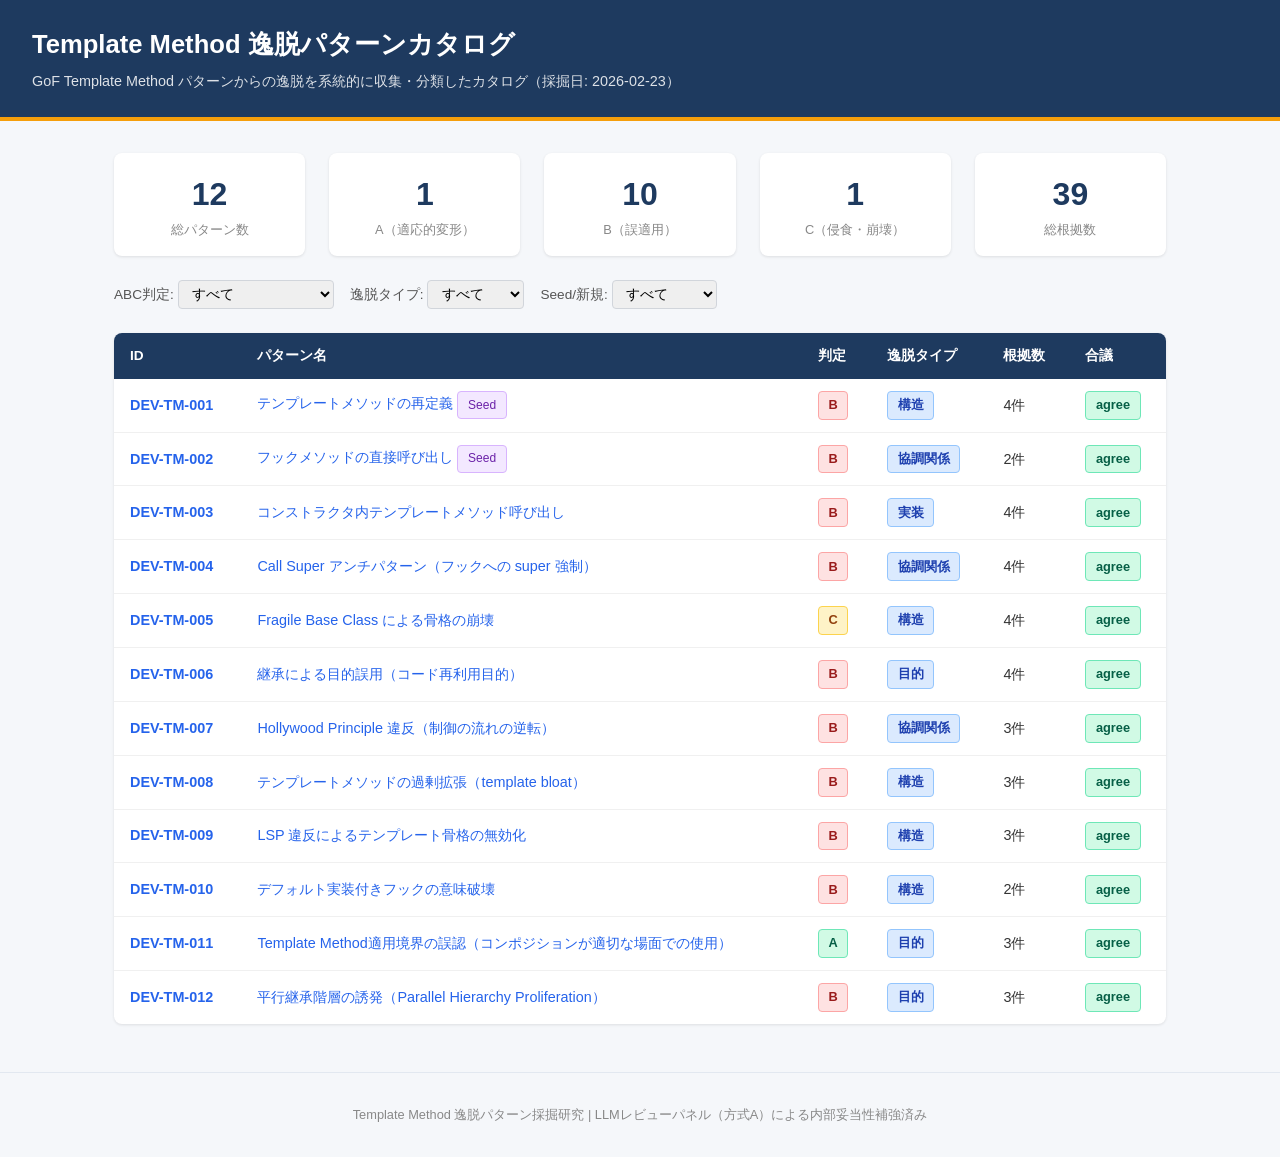
<file: index.html>
<!DOCTYPE html>
<html lang="ja">
<head>
<meta charset="UTF-8">
<meta name="viewport" content="width=device-width, initial-scale=1.0">
<title>Template Method 逸脱パターンカタログ</title>
<link rel="stylesheet" href="./assets/style.css">
</head>
<body>
<header>
    <h1>Template Method 逸脱パターンカタログ</h1>
    <p>GoF Template Method パターンからの逸脱を系統的に収集・分類したカタログ（採掘日: 2026-02-23）</p>
</header>
<main>
    
    <div class="stats-bar">
        <div class="stat-card"><div class="num">12</div><div class="lbl">総パターン数</div></div>
        <div class="stat-card"><div class="num">1</div><div class="lbl">A（適応的変形）</div></div>
        <div class="stat-card"><div class="num">10</div><div class="lbl">B（誤適用）</div></div>
        <div class="stat-card"><div class="num">1</div><div class="lbl">C（侵食・崩壊）</div></div>
        <div class="stat-card"><div class="num">39</div><div class="lbl">総根拠数</div></div>
    </div>
    <div class="filter-bar">
        <label>ABC判定: <select id="filter-abc" onchange="filterTable()">
            <option value="">すべて</option>
            <option value="A">A: 意図保持の変形</option>
            <option value="B">B: 誤適用</option>
            <option value="C">C: 侵食・崩壊</option>
        </select></label>
        <label>逸脱タイプ: <select id="filter-type" onchange="filterTable()">
            <option value="">すべて</option>
            <option value="目的">目的</option>
            <option value="協調関係">協調関係</option>
            <option value="構造">構造</option>
            <option value="実装">実装</option>
        </select></label>
        <label>Seed/新規: <select id="filter-seed" onchange="filterTable()">
            <option value="">すべて</option>
            <option value="1">Seed のみ</option>
            <option value="0">新規のみ</option>
        </select></label>
    </div>
    <table class="pattern-table" id="pattern-table">
        <thead>
            <tr>
                <th>ID</th>
                <th>パターン名</th>
                <th>判定</th>
                <th>逸脱タイプ</th>
                <th>根拠数</th>
                <th>合議</th>
            </tr>
        </thead>
        <tbody>
            
        <tr data-abc="B" data-type="構造" data-seed="1">
            <td><a href="./patterns/DEV-TM-001.html"><strong>DEV-TM-001</strong></a></td>
            <td><a href="./patterns/DEV-TM-001.html">テンプレートメソッドの再定義</a> <span class="seed-badge">Seed</span></td>
            <td><span class="badge label-b">B</span></td>
            <td><span class="type-badge">構造</span></td>
            <td>4件</td>
            <td><span class="badge label-a">agree</span></td>
        </tr>
        <tr data-abc="B" data-type="協調関係" data-seed="1">
            <td><a href="./patterns/DEV-TM-002.html"><strong>DEV-TM-002</strong></a></td>
            <td><a href="./patterns/DEV-TM-002.html">フックメソッドの直接呼び出し</a> <span class="seed-badge">Seed</span></td>
            <td><span class="badge label-b">B</span></td>
            <td><span class="type-badge">協調関係</span></td>
            <td>2件</td>
            <td><span class="badge label-a">agree</span></td>
        </tr>
        <tr data-abc="B" data-type="実装" data-seed="0">
            <td><a href="./patterns/DEV-TM-003.html"><strong>DEV-TM-003</strong></a></td>
            <td><a href="./patterns/DEV-TM-003.html">コンストラクタ内テンプレートメソッド呼び出し</a> </td>
            <td><span class="badge label-b">B</span></td>
            <td><span class="type-badge">実装</span></td>
            <td>4件</td>
            <td><span class="badge label-a">agree</span></td>
        </tr>
        <tr data-abc="B" data-type="協調関係" data-seed="0">
            <td><a href="./patterns/DEV-TM-004.html"><strong>DEV-TM-004</strong></a></td>
            <td><a href="./patterns/DEV-TM-004.html">Call Super アンチパターン（フックへの super 強制）</a> </td>
            <td><span class="badge label-b">B</span></td>
            <td><span class="type-badge">協調関係</span></td>
            <td>4件</td>
            <td><span class="badge label-a">agree</span></td>
        </tr>
        <tr data-abc="C" data-type="構造" data-seed="0">
            <td><a href="./patterns/DEV-TM-005.html"><strong>DEV-TM-005</strong></a></td>
            <td><a href="./patterns/DEV-TM-005.html">Fragile Base Class による骨格の崩壊</a> </td>
            <td><span class="badge label-c">C</span></td>
            <td><span class="type-badge">構造</span></td>
            <td>4件</td>
            <td><span class="badge label-a">agree</span></td>
        </tr>
        <tr data-abc="B" data-type="目的" data-seed="0">
            <td><a href="./patterns/DEV-TM-006.html"><strong>DEV-TM-006</strong></a></td>
            <td><a href="./patterns/DEV-TM-006.html">継承による目的誤用（コード再利用目的）</a> </td>
            <td><span class="badge label-b">B</span></td>
            <td><span class="type-badge">目的</span></td>
            <td>4件</td>
            <td><span class="badge label-a">agree</span></td>
        </tr>
        <tr data-abc="B" data-type="協調関係" data-seed="0">
            <td><a href="./patterns/DEV-TM-007.html"><strong>DEV-TM-007</strong></a></td>
            <td><a href="./patterns/DEV-TM-007.html">Hollywood Principle 違反（制御の流れの逆転）</a> </td>
            <td><span class="badge label-b">B</span></td>
            <td><span class="type-badge">協調関係</span></td>
            <td>3件</td>
            <td><span class="badge label-a">agree</span></td>
        </tr>
        <tr data-abc="B" data-type="構造" data-seed="0">
            <td><a href="./patterns/DEV-TM-008.html"><strong>DEV-TM-008</strong></a></td>
            <td><a href="./patterns/DEV-TM-008.html">テンプレートメソッドの過剰拡張（template bloat）</a> </td>
            <td><span class="badge label-b">B</span></td>
            <td><span class="type-badge">構造</span></td>
            <td>3件</td>
            <td><span class="badge label-a">agree</span></td>
        </tr>
        <tr data-abc="B" data-type="構造" data-seed="0">
            <td><a href="./patterns/DEV-TM-009.html"><strong>DEV-TM-009</strong></a></td>
            <td><a href="./patterns/DEV-TM-009.html">LSP 違反によるテンプレート骨格の無効化</a> </td>
            <td><span class="badge label-b">B</span></td>
            <td><span class="type-badge">構造</span></td>
            <td>3件</td>
            <td><span class="badge label-a">agree</span></td>
        </tr>
        <tr data-abc="B" data-type="構造" data-seed="0">
            <td><a href="./patterns/DEV-TM-010.html"><strong>DEV-TM-010</strong></a></td>
            <td><a href="./patterns/DEV-TM-010.html">デフォルト実装付きフックの意味破壊</a> </td>
            <td><span class="badge label-b">B</span></td>
            <td><span class="type-badge">構造</span></td>
            <td>2件</td>
            <td><span class="badge label-a">agree</span></td>
        </tr>
        <tr data-abc="A" data-type="目的" data-seed="0">
            <td><a href="./patterns/DEV-TM-011.html"><strong>DEV-TM-011</strong></a></td>
            <td><a href="./patterns/DEV-TM-011.html">Template Method適用境界の誤認（コンポジションが適切な場面での使用）</a> </td>
            <td><span class="badge label-a">A</span></td>
            <td><span class="type-badge">目的</span></td>
            <td>3件</td>
            <td><span class="badge label-a">agree</span></td>
        </tr>
        <tr data-abc="B" data-type="目的" data-seed="0">
            <td><a href="./patterns/DEV-TM-012.html"><strong>DEV-TM-012</strong></a></td>
            <td><a href="./patterns/DEV-TM-012.html">平行継承階層の誘発（Parallel Hierarchy Proliferation）</a> </td>
            <td><span class="badge label-b">B</span></td>
            <td><span class="type-badge">目的</span></td>
            <td>3件</td>
            <td><span class="badge label-a">agree</span></td>
        </tr>
        </tbody>
    </table>
</main>
<footer>
    Template Method 逸脱パターン採掘研究 | LLMレビューパネル（方式A）による内部妥当性補強済み
</footer>
<script>
function filterTable() {
    var abc = document.getElementById('filter-abc').value;
    var type = document.getElementById('filter-type').value;
    var seed = document.getElementById('filter-seed').value;
    var rows = document.querySelectorAll('#pattern-table tbody tr');
    rows.forEach(function(row) {
        var show = true;
        if (abc && row.dataset.abc !== abc) show = false;
        if (type && row.dataset.type !== type) show = false;
        if (seed && row.dataset.seed !== seed) show = false;
        row.style.display = show ? '' : 'none';
    });
}
</script>
</body>
</html>
</file>
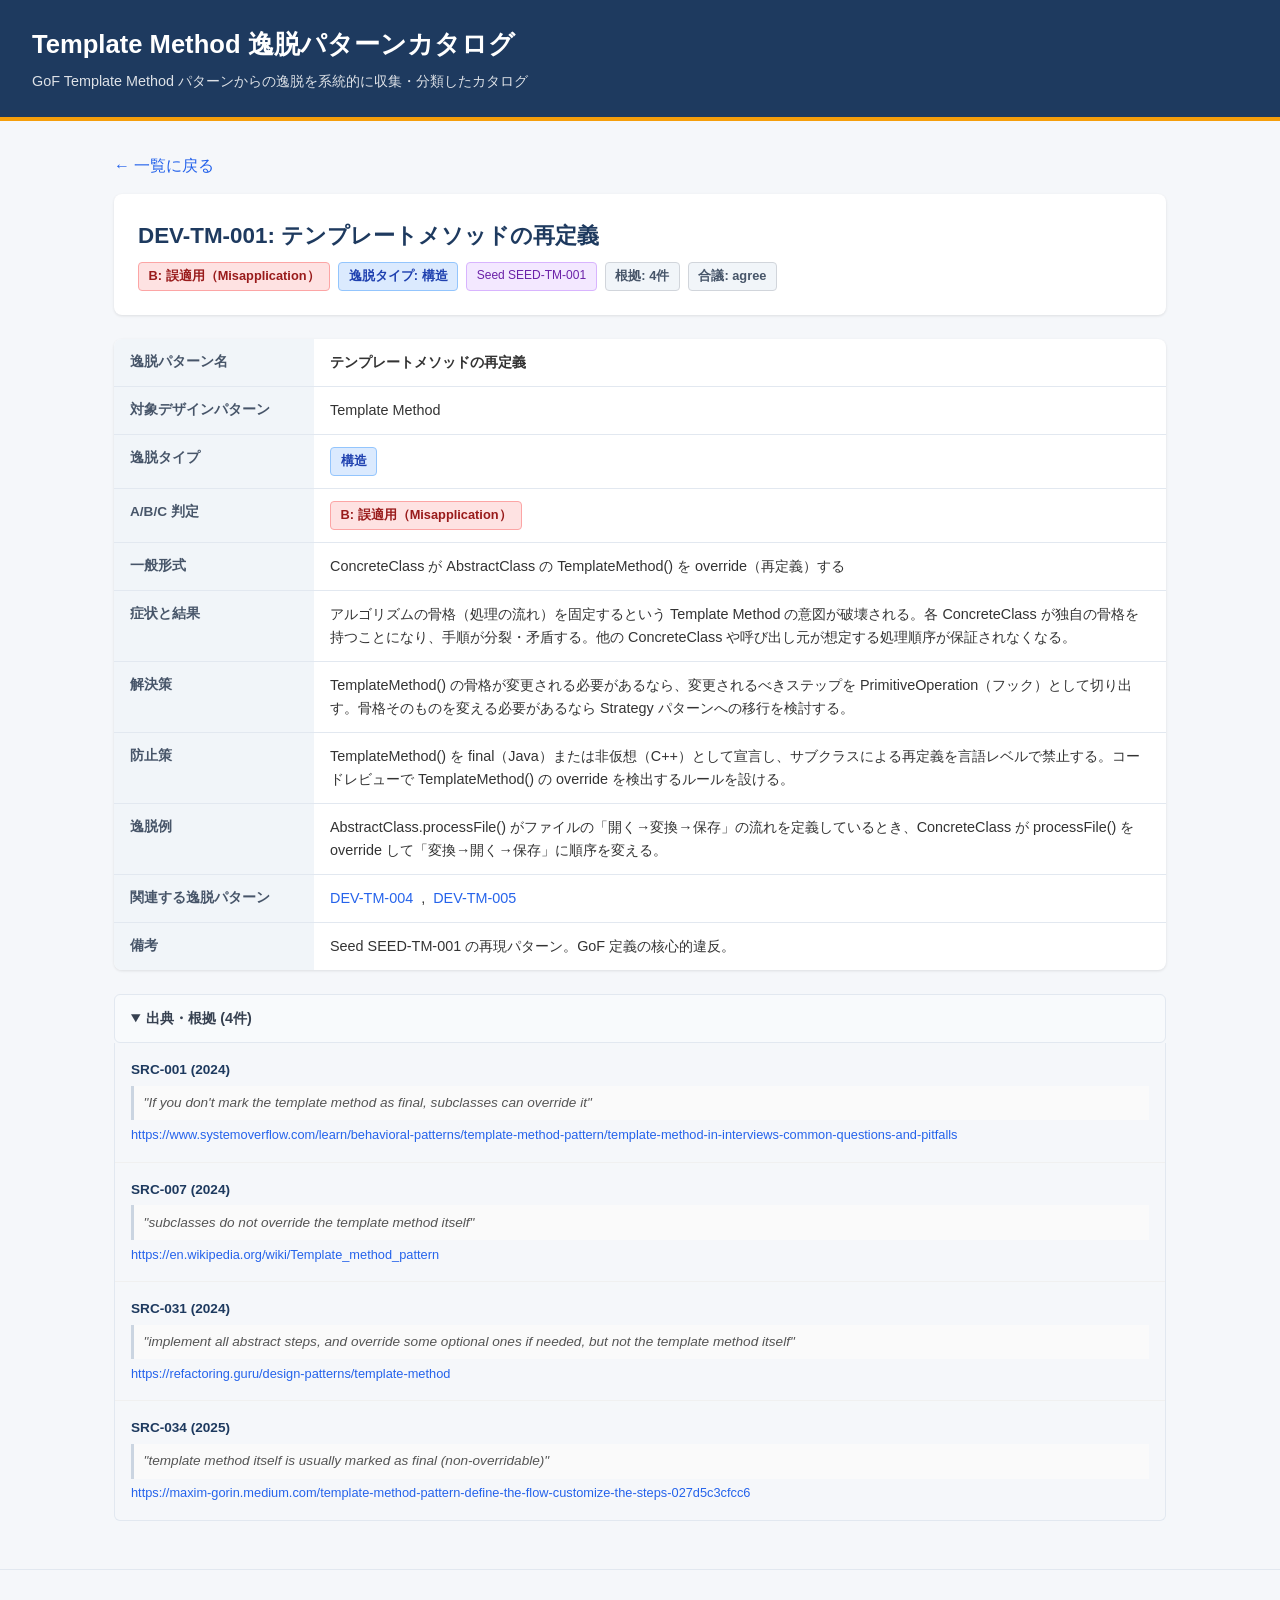
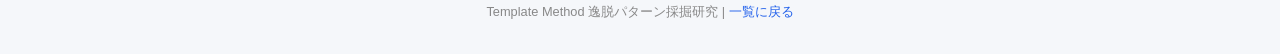
<file: patterns/DEV-TM-001.html>
<!DOCTYPE html>
<html lang="ja">
<head>
<meta charset="UTF-8">
<meta name="viewport" content="width=device-width, initial-scale=1.0">
<title>DEV-TM-001: テンプレートメソッドの再定義 | Template Method 逸脱パターンカタログ</title>
<link rel="stylesheet" href="../assets/style.css">
</head>
<body>
<header>
    <h1>Template Method 逸脱パターンカタログ</h1>
    <p>GoF Template Method パターンからの逸脱を系統的に収集・分類したカタログ</p>
</header>
<main>
    <a class="back-link" href="../index.html">&larr; 一覧に戻る</a>
    <div class="pattern-header">
        <h2>DEV-TM-001: テンプレートメソッドの再定義</h2>
        <div class="pattern-meta">
            <span class="badge label-b">B: 誤適用（Misapplication）</span>
            <span class="type-badge">逸脱タイプ: 構造</span>
            <span class="seed-badge">Seed SEED-TM-001</span>
            <span class="badge" style="background:#f1f5f9;color:#475569;border:1px solid #d1d5db;">根拠: 4件</span>
            <span class="badge" style="background:#f1f5f9;color:#475569;border:1px solid #d1d5db;">合議: agree</span>
        </div>
    </div>

    <table class="pattern-table-2col">
        <tr><th>逸脱パターン名</th><td><strong>テンプレートメソッドの再定義</strong></td></tr>
        <tr><th>対象デザインパターン</th><td>Template Method</td></tr>
        <tr><th>逸脱タイプ</th><td><span class="type-badge">構造</span></td></tr>
        <tr><th>A/B/C 判定</th><td><span class="badge label-b">B: 誤適用（Misapplication）</span></td></tr>
        <tr><th>一般形式</th><td>ConcreteClass が AbstractClass の TemplateMethod() を override（再定義）する</td></tr>
        <tr><th>症状と結果</th><td>アルゴリズムの骨格（処理の流れ）を固定するという Template Method の意図が破壊される。各 ConcreteClass が独自の骨格を持つことになり、手順が分裂・矛盾する。他の ConcreteClass や呼び出し元が想定する処理順序が保証されなくなる。</td></tr>
        <tr><th>解決策</th><td>TemplateMethod() の骨格が変更される必要があるなら、変更されるべきステップを PrimitiveOperation（フック）として切り出す。骨格そのものを変える必要があるなら Strategy パターンへの移行を検討する。</td></tr>
        <tr><th>防止策</th><td>TemplateMethod() を final（Java）または非仮想（C++）として宣言し、サブクラスによる再定義を言語レベルで禁止する。コードレビューで TemplateMethod() の override を検出するルールを設ける。</td></tr>
        <tr><th>逸脱例</th><td>AbstractClass.processFile() がファイルの「開く→変換→保存」の流れを定義しているとき、ConcreteClass が processFile() を override して「変換→開く→保存」に順序を変える。</td></tr>
        <tr><th>関連する逸脱パターン</th><td><div class="related-links"><a href="./DEV-TM-004.html">DEV-TM-004</a>, <a href="./DEV-TM-005.html">DEV-TM-005</a></div></td></tr>
        <tr><th>備考</th><td>Seed SEED-TM-001 の再現パターン。GoF 定義の核心的違反。</td></tr>
        
    </table>

    <details open>
        <summary>出典・根拠 (4件)</summary>
        <div class="evidence-list">
            
        <div class="evidence-item">
            <div class="evidence-source">SRC-001 (2024)</div>
            <div class="evidence-snippet">"If you don't mark the template method as final, subclasses can override it"</div>
            <div class="evidence-meta"><a href="https://www.systemoverflow.com/learn/behavioral-patterns/template-method-pattern/template-method-in-interviews-common-questions-and-pitfalls" target="_blank">https://www.systemoverflow.com/learn/behavioral-patterns/template-method-pattern/template-method-in-interviews-common-questions-and-pitfalls</a></div>
            
        </div>
        <div class="evidence-item">
            <div class="evidence-source">SRC-007 (2024)</div>
            <div class="evidence-snippet">"subclasses do not override the template method itself"</div>
            <div class="evidence-meta"><a href="https://en.wikipedia.org/wiki/Template_method_pattern" target="_blank">https://en.wikipedia.org/wiki/Template_method_pattern</a></div>
            
        </div>
        <div class="evidence-item">
            <div class="evidence-source">SRC-031 (2024)</div>
            <div class="evidence-snippet">"implement all abstract steps, and override some optional ones if needed, but not the template method itself"</div>
            <div class="evidence-meta"><a href="https://refactoring.guru/design-patterns/template-method" target="_blank">https://refactoring.guru/design-patterns/template-method</a></div>
            
        </div>
        <div class="evidence-item">
            <div class="evidence-source">SRC-034 (2025)</div>
            <div class="evidence-snippet">"template method itself is usually marked as final (non-overridable)"</div>
            <div class="evidence-meta"><a href="https://maxim-gorin.medium.com/template-method-pattern-define-the-flow-customize-the-steps-027d5c3cfcc6" target="_blank">https://maxim-gorin.medium.com/template-method-pattern-define-the-flow-customize-the-steps-027d5c3cfcc6</a></div>
            
        </div>
        </div>
    </details>
</main>
<footer>
    Template Method 逸脱パターン採掘研究 | <a href="../index.html">一覧に戻る</a>
</footer>
</body>
</html>
</file>
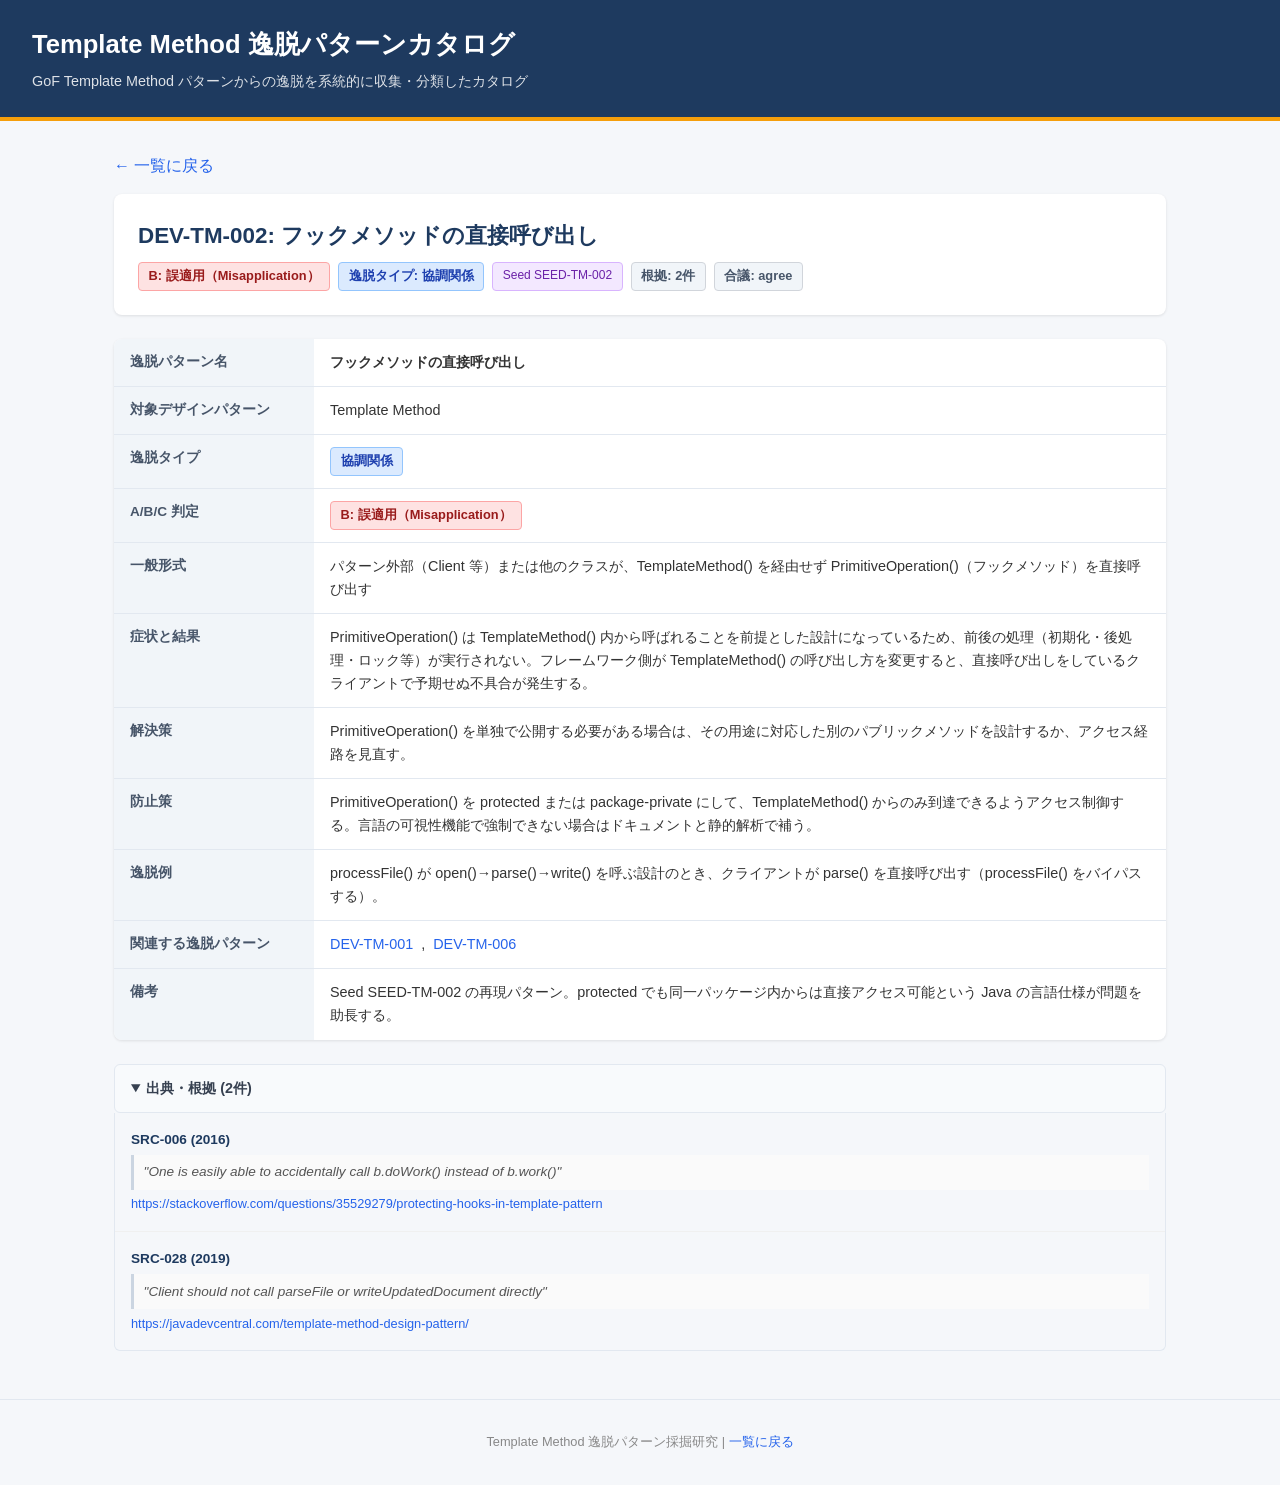
<file: patterns/DEV-TM-002.html>
<!DOCTYPE html>
<html lang="ja">
<head>
<meta charset="UTF-8">
<meta name="viewport" content="width=device-width, initial-scale=1.0">
<title>DEV-TM-002: フックメソッドの直接呼び出し | Template Method 逸脱パターンカタログ</title>
<link rel="stylesheet" href="../assets/style.css">
</head>
<body>
<header>
    <h1>Template Method 逸脱パターンカタログ</h1>
    <p>GoF Template Method パターンからの逸脱を系統的に収集・分類したカタログ</p>
</header>
<main>
    <a class="back-link" href="../index.html">&larr; 一覧に戻る</a>
    <div class="pattern-header">
        <h2>DEV-TM-002: フックメソッドの直接呼び出し</h2>
        <div class="pattern-meta">
            <span class="badge label-b">B: 誤適用（Misapplication）</span>
            <span class="type-badge">逸脱タイプ: 協調関係</span>
            <span class="seed-badge">Seed SEED-TM-002</span>
            <span class="badge" style="background:#f1f5f9;color:#475569;border:1px solid #d1d5db;">根拠: 2件</span>
            <span class="badge" style="background:#f1f5f9;color:#475569;border:1px solid #d1d5db;">合議: agree</span>
        </div>
    </div>

    <table class="pattern-table-2col">
        <tr><th>逸脱パターン名</th><td><strong>フックメソッドの直接呼び出し</strong></td></tr>
        <tr><th>対象デザインパターン</th><td>Template Method</td></tr>
        <tr><th>逸脱タイプ</th><td><span class="type-badge">協調関係</span></td></tr>
        <tr><th>A/B/C 判定</th><td><span class="badge label-b">B: 誤適用（Misapplication）</span></td></tr>
        <tr><th>一般形式</th><td>パターン外部（Client 等）または他のクラスが、TemplateMethod() を経由せず PrimitiveOperation()（フックメソッド）を直接呼び出す</td></tr>
        <tr><th>症状と結果</th><td>PrimitiveOperation() は TemplateMethod() 内から呼ばれることを前提とした設計になっているため、前後の処理（初期化・後処理・ロック等）が実行されない。フレームワーク側が TemplateMethod() の呼び出し方を変更すると、直接呼び出しをしているクライアントで予期せぬ不具合が発生する。</td></tr>
        <tr><th>解決策</th><td>PrimitiveOperation() を単独で公開する必要がある場合は、その用途に対応した別のパブリックメソッドを設計するか、アクセス経路を見直す。</td></tr>
        <tr><th>防止策</th><td>PrimitiveOperation() を protected または package-private にして、TemplateMethod() からのみ到達できるようアクセス制御する。言語の可視性機能で強制できない場合はドキュメントと静的解析で補う。</td></tr>
        <tr><th>逸脱例</th><td>processFile() が open()→parse()→write() を呼ぶ設計のとき、クライアントが parse() を直接呼び出す（processFile() をバイパスする）。</td></tr>
        <tr><th>関連する逸脱パターン</th><td><div class="related-links"><a href="./DEV-TM-001.html">DEV-TM-001</a>, <a href="./DEV-TM-006.html">DEV-TM-006</a></div></td></tr>
        <tr><th>備考</th><td>Seed SEED-TM-002 の再現パターン。protected でも同一パッケージ内からは直接アクセス可能という Java の言語仕様が問題を助長する。</td></tr>
        
    </table>

    <details open>
        <summary>出典・根拠 (2件)</summary>
        <div class="evidence-list">
            
        <div class="evidence-item">
            <div class="evidence-source">SRC-006 (2016)</div>
            <div class="evidence-snippet">"One is easily able to accidentally call b.doWork() instead of b.work()"</div>
            <div class="evidence-meta"><a href="https://stackoverflow.com/questions/35529279/protecting-hooks-in-template-pattern" target="_blank">https://stackoverflow.com/questions/35529279/protecting-hooks-in-template-pattern</a></div>
            
        </div>
        <div class="evidence-item">
            <div class="evidence-source">SRC-028 (2019)</div>
            <div class="evidence-snippet">"Client should not call parseFile or writeUpdatedDocument directly"</div>
            <div class="evidence-meta"><a href="https://javadevcentral.com/template-method-design-pattern/" target="_blank">https://javadevcentral.com/template-method-design-pattern/</a></div>
            
        </div>
        </div>
    </details>
</main>
<footer>
    Template Method 逸脱パターン採掘研究 | <a href="../index.html">一覧に戻る</a>
</footer>
</body>
</html>
</file>
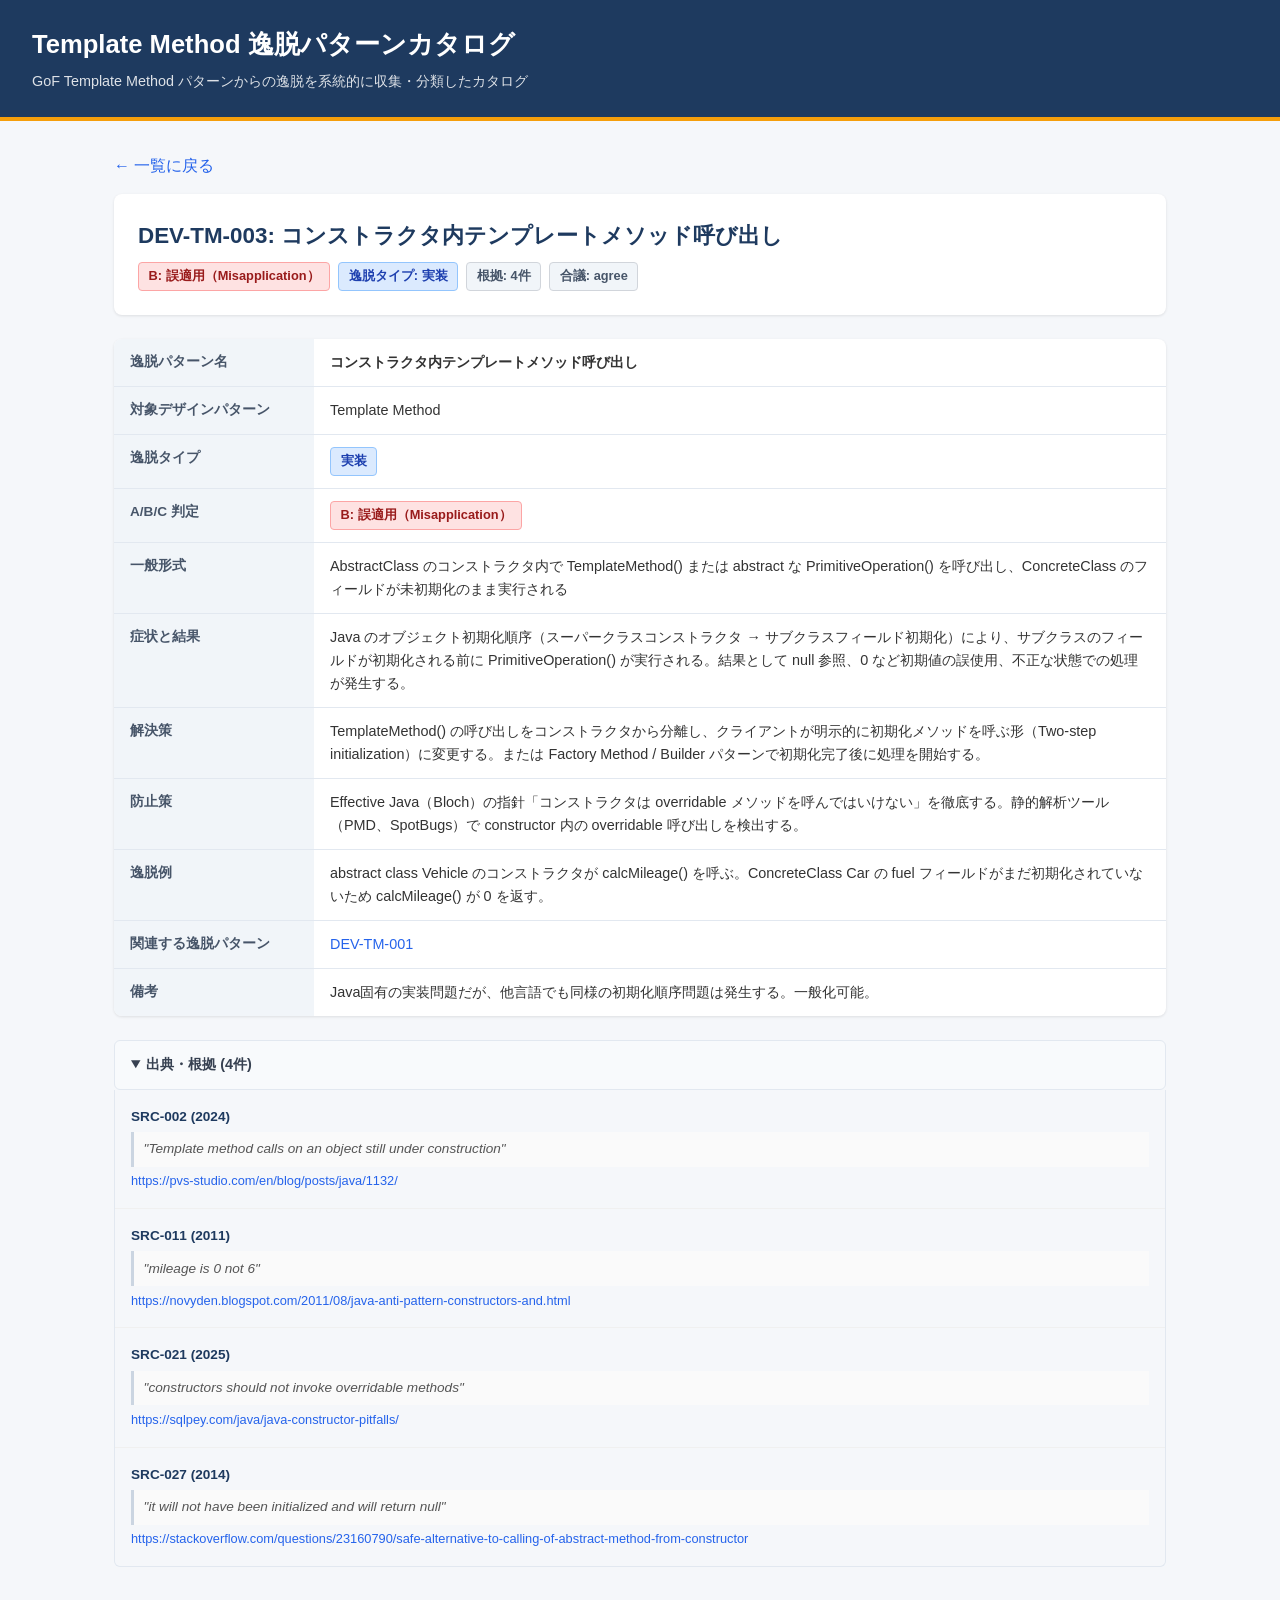
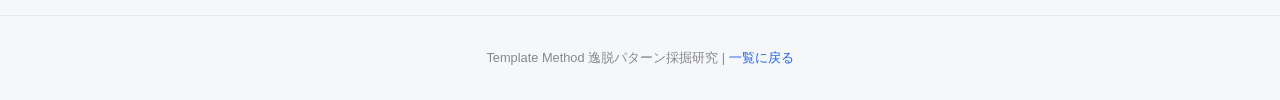
<file: patterns/DEV-TM-003.html>
<!DOCTYPE html>
<html lang="ja">
<head>
<meta charset="UTF-8">
<meta name="viewport" content="width=device-width, initial-scale=1.0">
<title>DEV-TM-003: コンストラクタ内テンプレートメソッド呼び出し | Template Method 逸脱パターンカタログ</title>
<link rel="stylesheet" href="../assets/style.css">
</head>
<body>
<header>
    <h1>Template Method 逸脱パターンカタログ</h1>
    <p>GoF Template Method パターンからの逸脱を系統的に収集・分類したカタログ</p>
</header>
<main>
    <a class="back-link" href="../index.html">&larr; 一覧に戻る</a>
    <div class="pattern-header">
        <h2>DEV-TM-003: コンストラクタ内テンプレートメソッド呼び出し</h2>
        <div class="pattern-meta">
            <span class="badge label-b">B: 誤適用（Misapplication）</span>
            <span class="type-badge">逸脱タイプ: 実装</span>
            
            <span class="badge" style="background:#f1f5f9;color:#475569;border:1px solid #d1d5db;">根拠: 4件</span>
            <span class="badge" style="background:#f1f5f9;color:#475569;border:1px solid #d1d5db;">合議: agree</span>
        </div>
    </div>

    <table class="pattern-table-2col">
        <tr><th>逸脱パターン名</th><td><strong>コンストラクタ内テンプレートメソッド呼び出し</strong></td></tr>
        <tr><th>対象デザインパターン</th><td>Template Method</td></tr>
        <tr><th>逸脱タイプ</th><td><span class="type-badge">実装</span></td></tr>
        <tr><th>A/B/C 判定</th><td><span class="badge label-b">B: 誤適用（Misapplication）</span></td></tr>
        <tr><th>一般形式</th><td>AbstractClass のコンストラクタ内で TemplateMethod() または abstract な PrimitiveOperation() を呼び出し、ConcreteClass のフィールドが未初期化のまま実行される</td></tr>
        <tr><th>症状と結果</th><td>Java のオブジェクト初期化順序（スーパークラスコンストラクタ → サブクラスフィールド初期化）により、サブクラスのフィールドが初期化される前に PrimitiveOperation() が実行される。結果として null 参照、0 など初期値の誤使用、不正な状態での処理が発生する。</td></tr>
        <tr><th>解決策</th><td>TemplateMethod() の呼び出しをコンストラクタから分離し、クライアントが明示的に初期化メソッドを呼ぶ形（Two-step initialization）に変更する。または Factory Method / Builder パターンで初期化完了後に処理を開始する。</td></tr>
        <tr><th>防止策</th><td>Effective Java（Bloch）の指針「コンストラクタは overridable メソッドを呼んではいけない」を徹底する。静的解析ツール（PMD、SpotBugs）で constructor 内の overridable 呼び出しを検出する。</td></tr>
        <tr><th>逸脱例</th><td>abstract class Vehicle のコンストラクタが calcMileage() を呼ぶ。ConcreteClass Car の fuel フィールドがまだ初期化されていないため calcMileage() が 0 を返す。</td></tr>
        <tr><th>関連する逸脱パターン</th><td><div class="related-links"><a href="./DEV-TM-001.html">DEV-TM-001</a></div></td></tr>
        <tr><th>備考</th><td>Java固有の実装問題だが、他言語でも同様の初期化順序問題は発生する。一般化可能。</td></tr>
        
    </table>

    <details open>
        <summary>出典・根拠 (4件)</summary>
        <div class="evidence-list">
            
        <div class="evidence-item">
            <div class="evidence-source">SRC-002 (2024)</div>
            <div class="evidence-snippet">"Template method calls on an object still under construction"</div>
            <div class="evidence-meta"><a href="https://pvs-studio.com/en/blog/posts/java/1132/" target="_blank">https://pvs-studio.com/en/blog/posts/java/1132/</a></div>
            
        </div>
        <div class="evidence-item">
            <div class="evidence-source">SRC-011 (2011)</div>
            <div class="evidence-snippet">"mileage is 0 not 6"</div>
            <div class="evidence-meta"><a href="https://novyden.blogspot.com/2011/08/java-anti-pattern-constructors-and.html" target="_blank">https://novyden.blogspot.com/2011/08/java-anti-pattern-constructors-and.html</a></div>
            
        </div>
        <div class="evidence-item">
            <div class="evidence-source">SRC-021 (2025)</div>
            <div class="evidence-snippet">"constructors should not invoke overridable methods"</div>
            <div class="evidence-meta"><a href="https://sqlpey.com/java/java-constructor-pitfalls/" target="_blank">https://sqlpey.com/java/java-constructor-pitfalls/</a></div>
            
        </div>
        <div class="evidence-item">
            <div class="evidence-source">SRC-027 (2014)</div>
            <div class="evidence-snippet">"it will not have been initialized and will return null"</div>
            <div class="evidence-meta"><a href="https://stackoverflow.com/questions/23160790/safe-alternative-to-calling-of-abstract-method-from-constructor" target="_blank">https://stackoverflow.com/questions/23160790/safe-alternative-to-calling-of-abstract-method-from-constructor</a></div>
            
        </div>
        </div>
    </details>
</main>
<footer>
    Template Method 逸脱パターン採掘研究 | <a href="../index.html">一覧に戻る</a>
</footer>
</body>
</html>
</file>
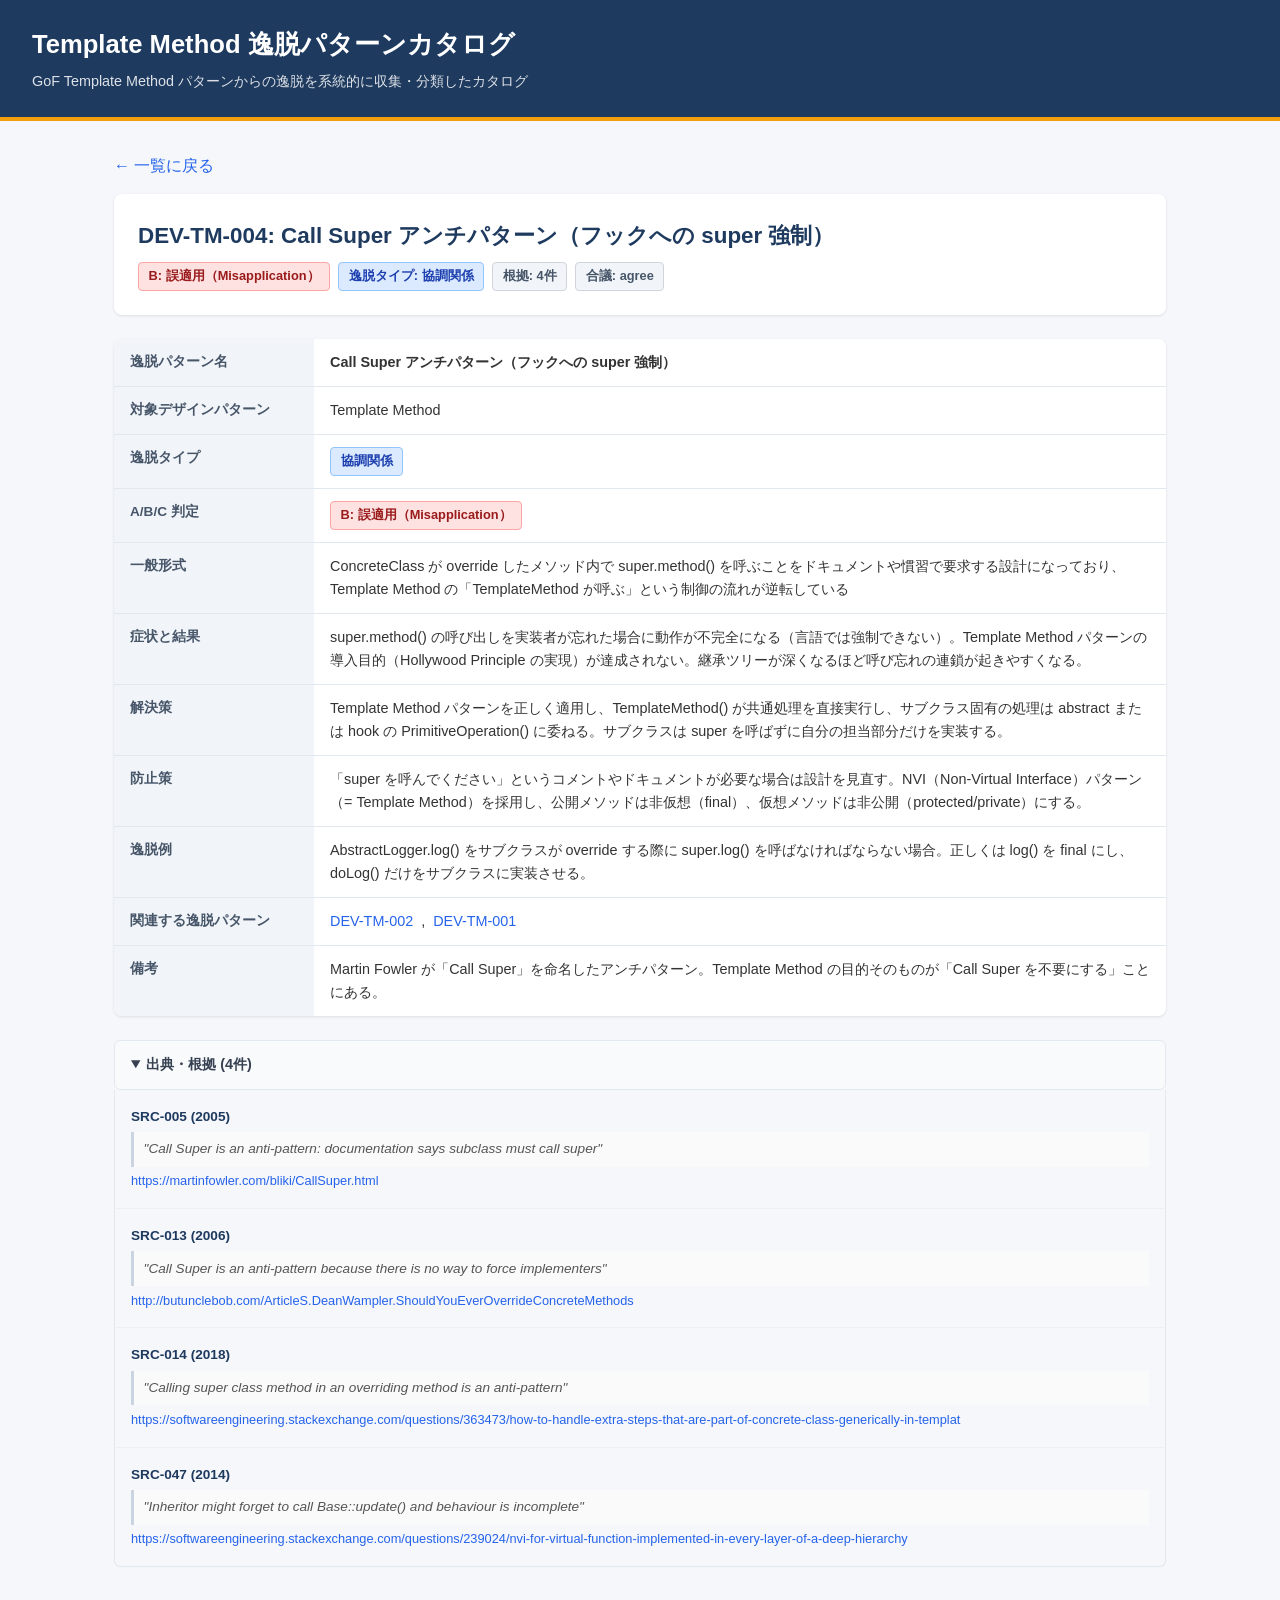
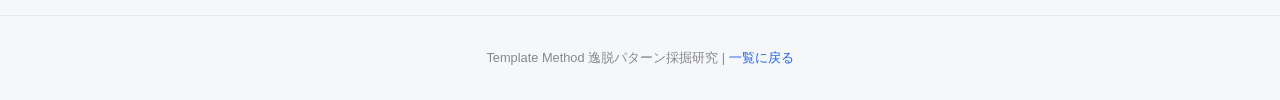
<file: patterns/DEV-TM-004.html>
<!DOCTYPE html>
<html lang="ja">
<head>
<meta charset="UTF-8">
<meta name="viewport" content="width=device-width, initial-scale=1.0">
<title>DEV-TM-004: Call Super アンチパターン（フックへの super 強制） | Template Method 逸脱パターンカタログ</title>
<link rel="stylesheet" href="../assets/style.css">
</head>
<body>
<header>
    <h1>Template Method 逸脱パターンカタログ</h1>
    <p>GoF Template Method パターンからの逸脱を系統的に収集・分類したカタログ</p>
</header>
<main>
    <a class="back-link" href="../index.html">&larr; 一覧に戻る</a>
    <div class="pattern-header">
        <h2>DEV-TM-004: Call Super アンチパターン（フックへの super 強制）</h2>
        <div class="pattern-meta">
            <span class="badge label-b">B: 誤適用（Misapplication）</span>
            <span class="type-badge">逸脱タイプ: 協調関係</span>
            
            <span class="badge" style="background:#f1f5f9;color:#475569;border:1px solid #d1d5db;">根拠: 4件</span>
            <span class="badge" style="background:#f1f5f9;color:#475569;border:1px solid #d1d5db;">合議: agree</span>
        </div>
    </div>

    <table class="pattern-table-2col">
        <tr><th>逸脱パターン名</th><td><strong>Call Super アンチパターン（フックへの super 強制）</strong></td></tr>
        <tr><th>対象デザインパターン</th><td>Template Method</td></tr>
        <tr><th>逸脱タイプ</th><td><span class="type-badge">協調関係</span></td></tr>
        <tr><th>A/B/C 判定</th><td><span class="badge label-b">B: 誤適用（Misapplication）</span></td></tr>
        <tr><th>一般形式</th><td>ConcreteClass が override したメソッド内で super.method() を呼ぶことをドキュメントや慣習で要求する設計になっており、Template Method の「TemplateMethod が呼ぶ」という制御の流れが逆転している</td></tr>
        <tr><th>症状と結果</th><td>super.method() の呼び出しを実装者が忘れた場合に動作が不完全になる（言語では強制できない）。Template Method パターンの導入目的（Hollywood Principle の実現）が達成されない。継承ツリーが深くなるほど呼び忘れの連鎖が起きやすくなる。</td></tr>
        <tr><th>解決策</th><td>Template Method パターンを正しく適用し、TemplateMethod() が共通処理を直接実行し、サブクラス固有の処理は abstract または hook の PrimitiveOperation() に委ねる。サブクラスは super を呼ばずに自分の担当部分だけを実装する。</td></tr>
        <tr><th>防止策</th><td>「super を呼んでください」というコメントやドキュメントが必要な場合は設計を見直す。NVI（Non-Virtual Interface）パターン（= Template Method）を採用し、公開メソッドは非仮想（final）、仮想メソッドは非公開（protected/private）にする。</td></tr>
        <tr><th>逸脱例</th><td>AbstractLogger.log() をサブクラスが override する際に super.log() を呼ばなければならない場合。正しくは log() を final にし、doLog() だけをサブクラスに実装させる。</td></tr>
        <tr><th>関連する逸脱パターン</th><td><div class="related-links"><a href="./DEV-TM-002.html">DEV-TM-002</a>, <a href="./DEV-TM-001.html">DEV-TM-001</a></div></td></tr>
        <tr><th>備考</th><td>Martin Fowler が「Call Super」を命名したアンチパターン。Template Method の目的そのものが「Call Super を不要にする」ことにある。</td></tr>
        
    </table>

    <details open>
        <summary>出典・根拠 (4件)</summary>
        <div class="evidence-list">
            
        <div class="evidence-item">
            <div class="evidence-source">SRC-005 (2005)</div>
            <div class="evidence-snippet">"Call Super is an anti-pattern: documentation says subclass must call super"</div>
            <div class="evidence-meta"><a href="https://martinfowler.com/bliki/CallSuper.html" target="_blank">https://martinfowler.com/bliki/CallSuper.html</a></div>
            
        </div>
        <div class="evidence-item">
            <div class="evidence-source">SRC-013 (2006)</div>
            <div class="evidence-snippet">"Call Super is an anti-pattern because there is no way to force implementers"</div>
            <div class="evidence-meta"><a href="http://butunclebob.com/ArticleS.DeanWampler.ShouldYouEverOverrideConcreteMethods" target="_blank">http://butunclebob.com/ArticleS.DeanWampler.ShouldYouEverOverrideConcreteMethods</a></div>
            
        </div>
        <div class="evidence-item">
            <div class="evidence-source">SRC-014 (2018)</div>
            <div class="evidence-snippet">"Calling super class method in an overriding method is an anti-pattern"</div>
            <div class="evidence-meta"><a href="https://softwareengineering.stackexchange.com/questions/363473/how-to-handle-extra-steps-that-are-part-of-concrete-class-generically-in-templat" target="_blank">https://softwareengineering.stackexchange.com/questions/363473/how-to-handle-extra-steps-that-are-part-of-concrete-class-generically-in-templat</a></div>
            
        </div>
        <div class="evidence-item">
            <div class="evidence-source">SRC-047 (2014)</div>
            <div class="evidence-snippet">"Inheritor might forget to call Base::update() and behaviour is incomplete"</div>
            <div class="evidence-meta"><a href="https://softwareengineering.stackexchange.com/questions/239024/nvi-for-virtual-function-implemented-in-every-layer-of-a-deep-hierarchy" target="_blank">https://softwareengineering.stackexchange.com/questions/239024/nvi-for-virtual-function-implemented-in-every-layer-of-a-deep-hierarchy</a></div>
            
        </div>
        </div>
    </details>
</main>
<footer>
    Template Method 逸脱パターン採掘研究 | <a href="../index.html">一覧に戻る</a>
</footer>
</body>
</html>
</file>
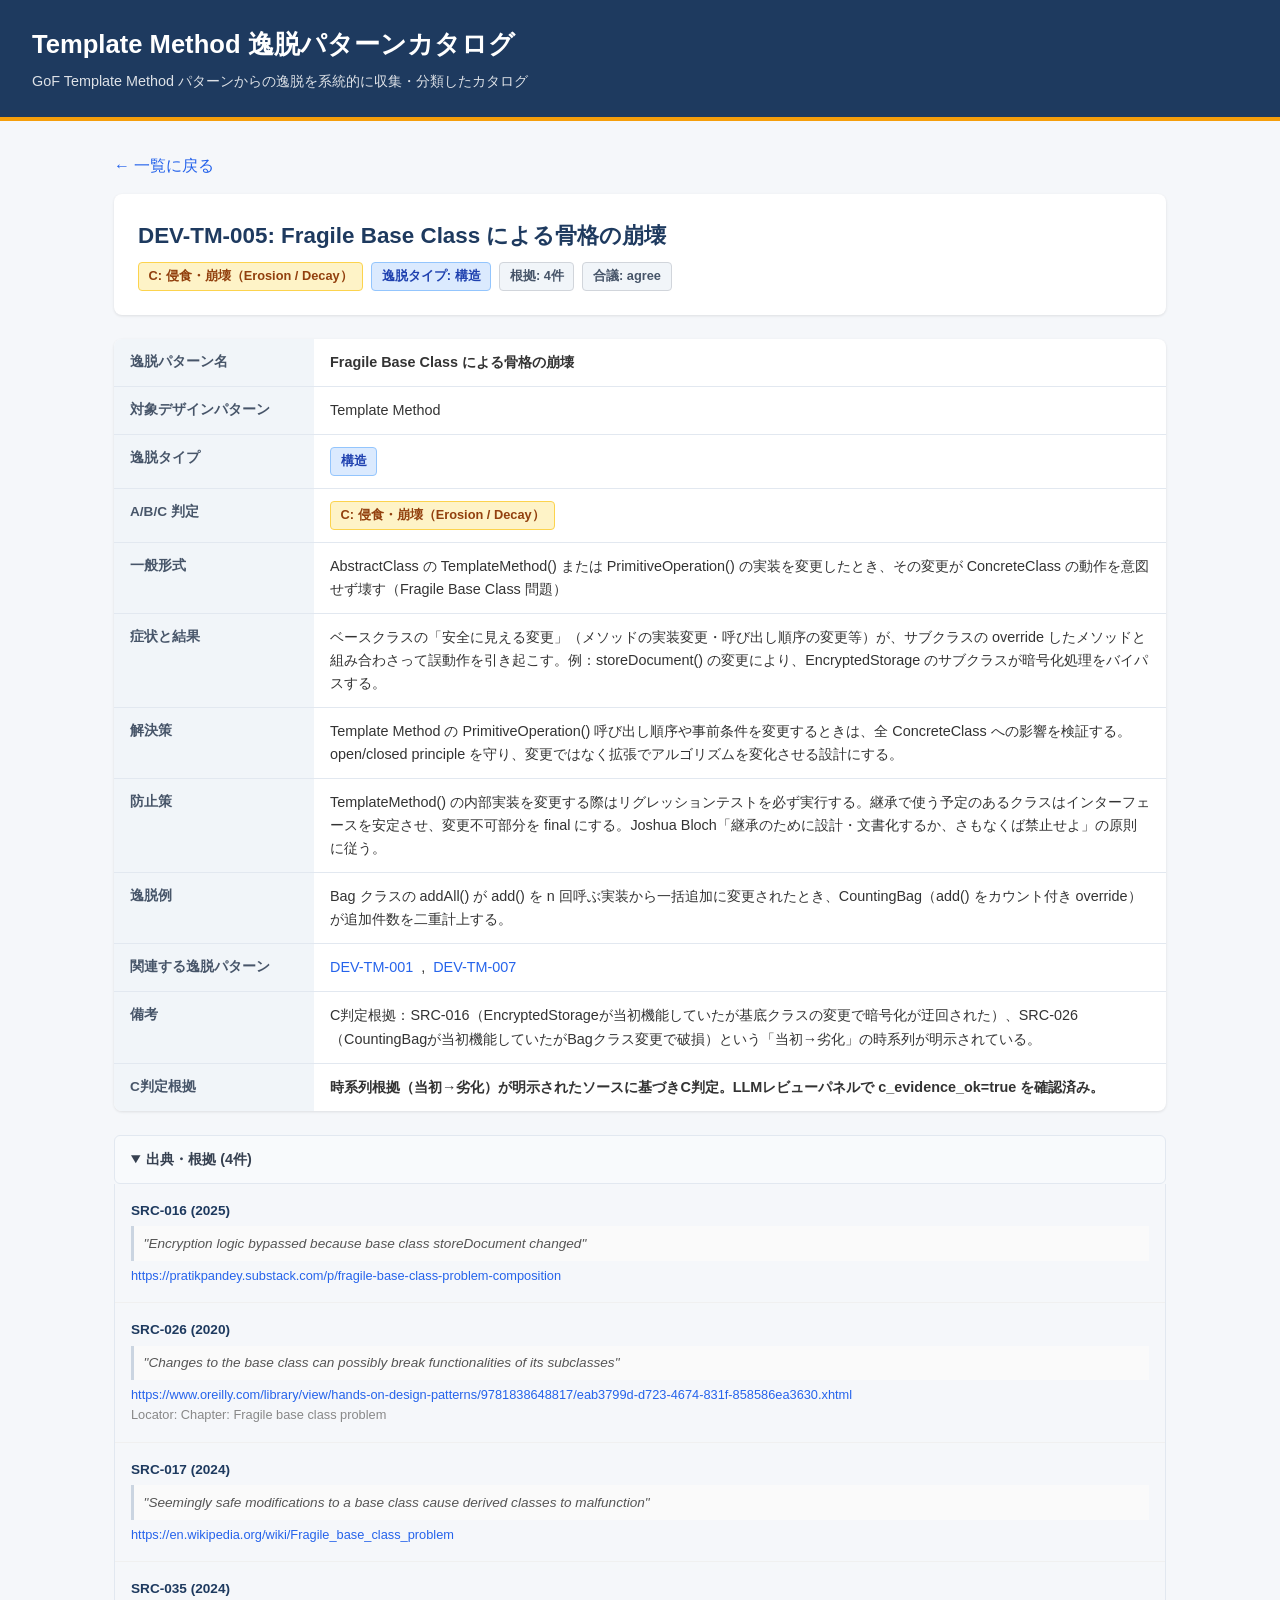
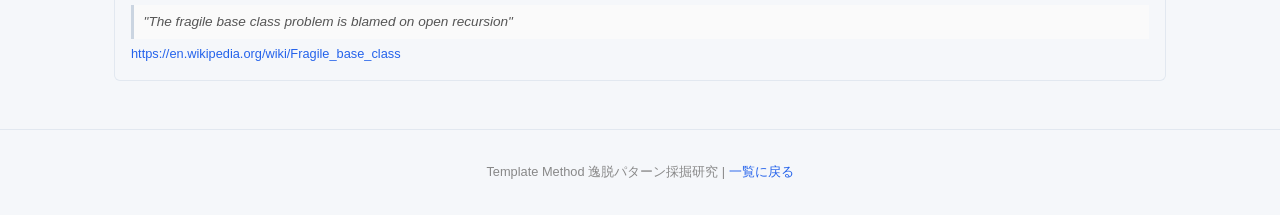
<file: patterns/DEV-TM-005.html>
<!DOCTYPE html>
<html lang="ja">
<head>
<meta charset="UTF-8">
<meta name="viewport" content="width=device-width, initial-scale=1.0">
<title>DEV-TM-005: Fragile Base Class による骨格の崩壊 | Template Method 逸脱パターンカタログ</title>
<link rel="stylesheet" href="../assets/style.css">
</head>
<body>
<header>
    <h1>Template Method 逸脱パターンカタログ</h1>
    <p>GoF Template Method パターンからの逸脱を系統的に収集・分類したカタログ</p>
</header>
<main>
    <a class="back-link" href="../index.html">&larr; 一覧に戻る</a>
    <div class="pattern-header">
        <h2>DEV-TM-005: Fragile Base Class による骨格の崩壊</h2>
        <div class="pattern-meta">
            <span class="badge label-c">C: 侵食・崩壊（Erosion / Decay）</span>
            <span class="type-badge">逸脱タイプ: 構造</span>
            
            <span class="badge" style="background:#f1f5f9;color:#475569;border:1px solid #d1d5db;">根拠: 4件</span>
            <span class="badge" style="background:#f1f5f9;color:#475569;border:1px solid #d1d5db;">合議: agree</span>
        </div>
    </div>

    <table class="pattern-table-2col">
        <tr><th>逸脱パターン名</th><td><strong>Fragile Base Class による骨格の崩壊</strong></td></tr>
        <tr><th>対象デザインパターン</th><td>Template Method</td></tr>
        <tr><th>逸脱タイプ</th><td><span class="type-badge">構造</span></td></tr>
        <tr><th>A/B/C 判定</th><td><span class="badge label-c">C: 侵食・崩壊（Erosion / Decay）</span></td></tr>
        <tr><th>一般形式</th><td>AbstractClass の TemplateMethod() または PrimitiveOperation() の実装を変更したとき、その変更が ConcreteClass の動作を意図せず壊す（Fragile Base Class 問題）</td></tr>
        <tr><th>症状と結果</th><td>ベースクラスの「安全に見える変更」（メソッドの実装変更・呼び出し順序の変更等）が、サブクラスの override したメソッドと組み合わさって誤動作を引き起こす。例：storeDocument() の変更により、EncryptedStorage のサブクラスが暗号化処理をバイパスする。</td></tr>
        <tr><th>解決策</th><td>Template Method の PrimitiveOperation() 呼び出し順序や事前条件を変更するときは、全 ConcreteClass への影響を検証する。open/closed principle を守り、変更ではなく拡張でアルゴリズムを変化させる設計にする。</td></tr>
        <tr><th>防止策</th><td>TemplateMethod() の内部実装を変更する際はリグレッションテストを必ず実行する。継承で使う予定のあるクラスはインターフェースを安定させ、変更不可部分を final にする。Joshua Bloch「継承のために設計・文書化するか、さもなくば禁止せよ」の原則に従う。</td></tr>
        <tr><th>逸脱例</th><td>Bag クラスの addAll() が add() を n 回呼ぶ実装から一括追加に変更されたとき、CountingBag（add() をカウント付き override）が追加件数を二重計上する。</td></tr>
        <tr><th>関連する逸脱パターン</th><td><div class="related-links"><a href="./DEV-TM-001.html">DEV-TM-001</a>, <a href="./DEV-TM-007.html">DEV-TM-007</a></div></td></tr>
        <tr><th>備考</th><td>C判定根拠：SRC-016（EncryptedStorageが当初機能していたが基底クラスの変更で暗号化が迂回された）、SRC-026（CountingBagが当初機能していたがBagクラス変更で破損）という「当初→劣化」の時系列が明示されている。</td></tr>
        <tr><th>C判定根拠</th><td><strong>時系列根拠（当初→劣化）が明示されたソースに基づきC判定。LLMレビューパネルで c_evidence_ok=true を確認済み。</strong></td></tr>
    </table>

    <details open>
        <summary>出典・根拠 (4件)</summary>
        <div class="evidence-list">
            
        <div class="evidence-item">
            <div class="evidence-source">SRC-016 (2025)</div>
            <div class="evidence-snippet">"Encryption logic bypassed because base class storeDocument changed"</div>
            <div class="evidence-meta"><a href="https://pratikpandey.substack.com/p/fragile-base-class-problem-composition" target="_blank">https://pratikpandey.substack.com/p/fragile-base-class-problem-composition</a></div>
            
        </div>
        <div class="evidence-item">
            <div class="evidence-source">SRC-026 (2020)</div>
            <div class="evidence-snippet">"Changes to the base class can possibly break functionalities of its subclasses"</div>
            <div class="evidence-meta"><a href="https://www.oreilly.com/library/view/hands-on-design-patterns/9781838648817/eab3799d-d723-4674-831f-858586ea3630.xhtml" target="_blank">https://www.oreilly.com/library/view/hands-on-design-patterns/9781838648817/eab3799d-d723-4674-831f-858586ea3630.xhtml</a></div>
            <div class="evidence-meta">Locator: Chapter: Fragile base class problem</div>
        </div>
        <div class="evidence-item">
            <div class="evidence-source">SRC-017 (2024)</div>
            <div class="evidence-snippet">"Seemingly safe modifications to a base class cause derived classes to malfunction"</div>
            <div class="evidence-meta"><a href="https://en.wikipedia.org/wiki/Fragile_base_class_problem" target="_blank">https://en.wikipedia.org/wiki/Fragile_base_class_problem</a></div>
            
        </div>
        <div class="evidence-item">
            <div class="evidence-source">SRC-035 (2024)</div>
            <div class="evidence-snippet">"The fragile base class problem is blamed on open recursion"</div>
            <div class="evidence-meta"><a href="https://en.wikipedia.org/wiki/Fragile_base_class" target="_blank">https://en.wikipedia.org/wiki/Fragile_base_class</a></div>
            
        </div>
        </div>
    </details>
</main>
<footer>
    Template Method 逸脱パターン採掘研究 | <a href="../index.html">一覧に戻る</a>
</footer>
</body>
</html>
</file>
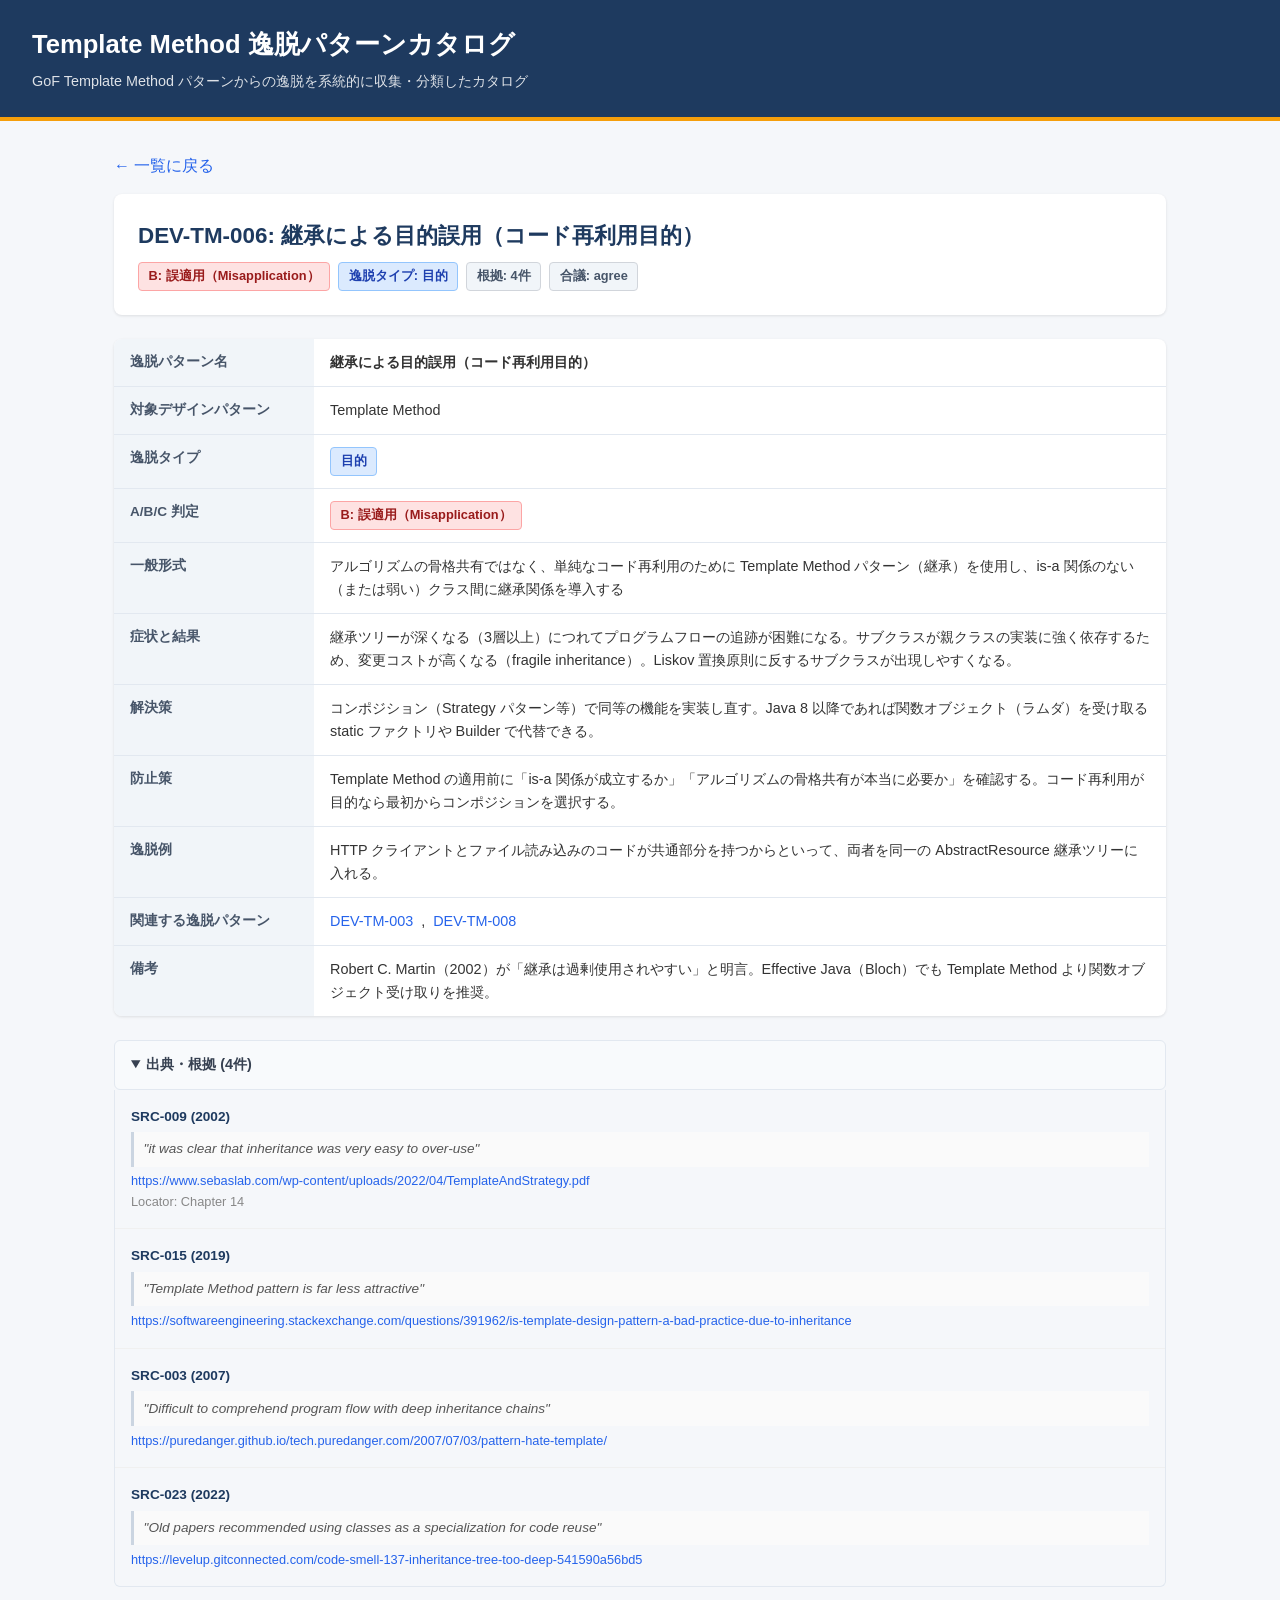
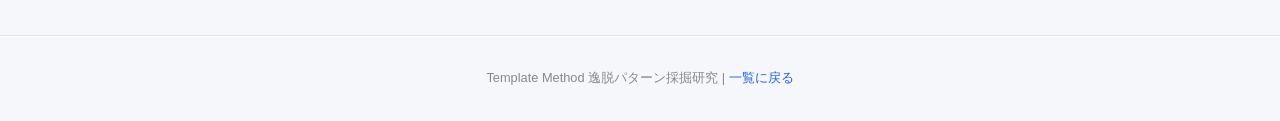
<file: patterns/DEV-TM-006.html>
<!DOCTYPE html>
<html lang="ja">
<head>
<meta charset="UTF-8">
<meta name="viewport" content="width=device-width, initial-scale=1.0">
<title>DEV-TM-006: 継承による目的誤用（コード再利用目的） | Template Method 逸脱パターンカタログ</title>
<link rel="stylesheet" href="../assets/style.css">
</head>
<body>
<header>
    <h1>Template Method 逸脱パターンカタログ</h1>
    <p>GoF Template Method パターンからの逸脱を系統的に収集・分類したカタログ</p>
</header>
<main>
    <a class="back-link" href="../index.html">&larr; 一覧に戻る</a>
    <div class="pattern-header">
        <h2>DEV-TM-006: 継承による目的誤用（コード再利用目的）</h2>
        <div class="pattern-meta">
            <span class="badge label-b">B: 誤適用（Misapplication）</span>
            <span class="type-badge">逸脱タイプ: 目的</span>
            
            <span class="badge" style="background:#f1f5f9;color:#475569;border:1px solid #d1d5db;">根拠: 4件</span>
            <span class="badge" style="background:#f1f5f9;color:#475569;border:1px solid #d1d5db;">合議: agree</span>
        </div>
    </div>

    <table class="pattern-table-2col">
        <tr><th>逸脱パターン名</th><td><strong>継承による目的誤用（コード再利用目的）</strong></td></tr>
        <tr><th>対象デザインパターン</th><td>Template Method</td></tr>
        <tr><th>逸脱タイプ</th><td><span class="type-badge">目的</span></td></tr>
        <tr><th>A/B/C 判定</th><td><span class="badge label-b">B: 誤適用（Misapplication）</span></td></tr>
        <tr><th>一般形式</th><td>アルゴリズムの骨格共有ではなく、単純なコード再利用のために Template Method パターン（継承）を使用し、is-a 関係のない（または弱い）クラス間に継承関係を導入する</td></tr>
        <tr><th>症状と結果</th><td>継承ツリーが深くなる（3層以上）につれてプログラムフローの追跡が困難になる。サブクラスが親クラスの実装に強く依存するため、変更コストが高くなる（fragile inheritance）。Liskov 置換原則に反するサブクラスが出現しやすくなる。</td></tr>
        <tr><th>解決策</th><td>コンポジション（Strategy パターン等）で同等の機能を実装し直す。Java 8 以降であれば関数オブジェクト（ラムダ）を受け取る static ファクトリや Builder で代替できる。</td></tr>
        <tr><th>防止策</th><td>Template Method の適用前に「is-a 関係が成立するか」「アルゴリズムの骨格共有が本当に必要か」を確認する。コード再利用が目的なら最初からコンポジションを選択する。</td></tr>
        <tr><th>逸脱例</th><td>HTTP クライアントとファイル読み込みのコードが共通部分を持つからといって、両者を同一の AbstractResource 継承ツリーに入れる。</td></tr>
        <tr><th>関連する逸脱パターン</th><td><div class="related-links"><a href="./DEV-TM-003.html">DEV-TM-003</a>, <a href="./DEV-TM-008.html">DEV-TM-008</a></div></td></tr>
        <tr><th>備考</th><td>Robert C. Martin（2002）が「継承は過剰使用されやすい」と明言。Effective Java（Bloch）でも Template Method より関数オブジェクト受け取りを推奨。</td></tr>
        
    </table>

    <details open>
        <summary>出典・根拠 (4件)</summary>
        <div class="evidence-list">
            
        <div class="evidence-item">
            <div class="evidence-source">SRC-009 (2002)</div>
            <div class="evidence-snippet">"it was clear that inheritance was very easy to over-use"</div>
            <div class="evidence-meta"><a href="https://www.sebaslab.com/wp-content/uploads/2022/04/TemplateAndStrategy.pdf" target="_blank">https://www.sebaslab.com/wp-content/uploads/2022/04/TemplateAndStrategy.pdf</a></div>
            <div class="evidence-meta">Locator: Chapter 14</div>
        </div>
        <div class="evidence-item">
            <div class="evidence-source">SRC-015 (2019)</div>
            <div class="evidence-snippet">"Template Method pattern is far less attractive"</div>
            <div class="evidence-meta"><a href="https://softwareengineering.stackexchange.com/questions/391962/is-template-design-pattern-a-bad-practice-due-to-inheritance" target="_blank">https://softwareengineering.stackexchange.com/questions/391962/is-template-design-pattern-a-bad-practice-due-to-inheritance</a></div>
            
        </div>
        <div class="evidence-item">
            <div class="evidence-source">SRC-003 (2007)</div>
            <div class="evidence-snippet">"Difficult to comprehend program flow with deep inheritance chains"</div>
            <div class="evidence-meta"><a href="https://puredanger.github.io/tech.puredanger.com/2007/07/03/pattern-hate-template/" target="_blank">https://puredanger.github.io/tech.puredanger.com/2007/07/03/pattern-hate-template/</a></div>
            
        </div>
        <div class="evidence-item">
            <div class="evidence-source">SRC-023 (2022)</div>
            <div class="evidence-snippet">"Old papers recommended using classes as a specialization for code reuse"</div>
            <div class="evidence-meta"><a href="https://levelup.gitconnected.com/code-smell-137-inheritance-tree-too-deep-541590a56bd5" target="_blank">https://levelup.gitconnected.com/code-smell-137-inheritance-tree-too-deep-541590a56bd5</a></div>
            
        </div>
        </div>
    </details>
</main>
<footer>
    Template Method 逸脱パターン採掘研究 | <a href="../index.html">一覧に戻る</a>
</footer>
</body>
</html>
</file>
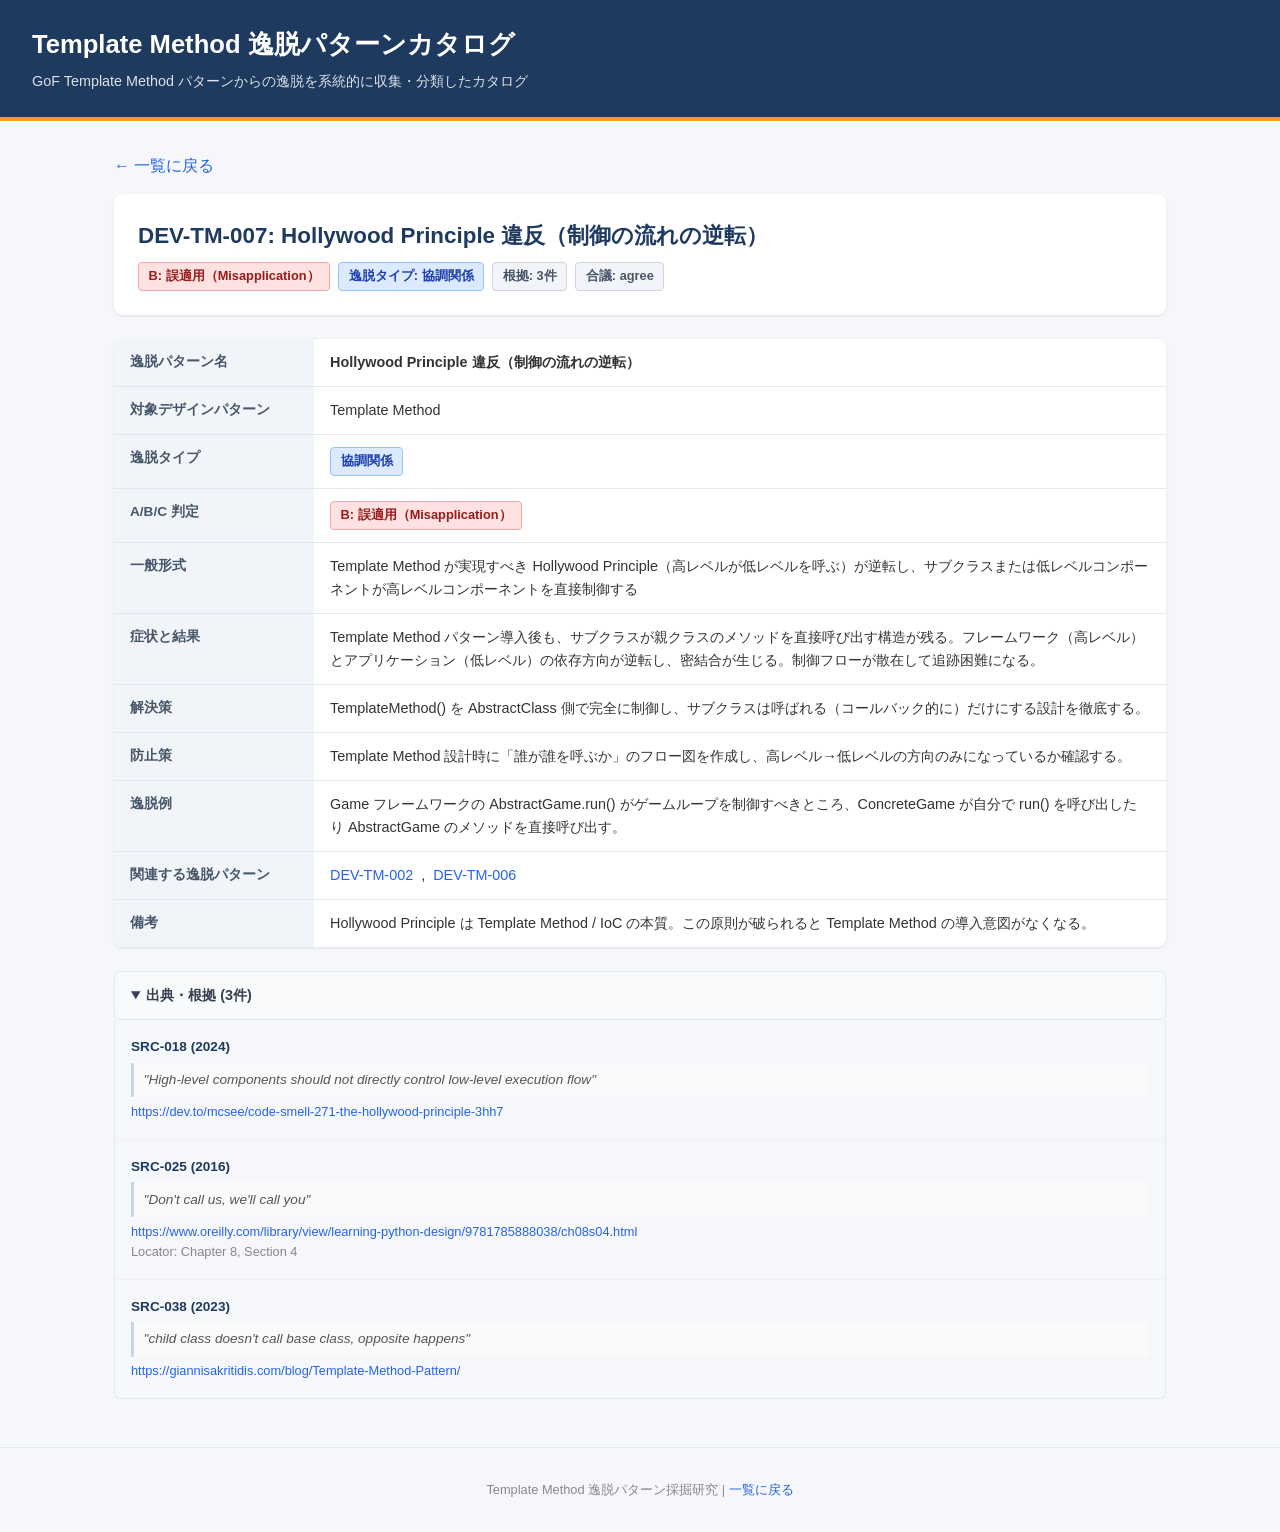
<file: patterns/DEV-TM-007.html>
<!DOCTYPE html>
<html lang="ja">
<head>
<meta charset="UTF-8">
<meta name="viewport" content="width=device-width, initial-scale=1.0">
<title>DEV-TM-007: Hollywood Principle 違反（制御の流れの逆転） | Template Method 逸脱パターンカタログ</title>
<link rel="stylesheet" href="../assets/style.css">
</head>
<body>
<header>
    <h1>Template Method 逸脱パターンカタログ</h1>
    <p>GoF Template Method パターンからの逸脱を系統的に収集・分類したカタログ</p>
</header>
<main>
    <a class="back-link" href="../index.html">&larr; 一覧に戻る</a>
    <div class="pattern-header">
        <h2>DEV-TM-007: Hollywood Principle 違反（制御の流れの逆転）</h2>
        <div class="pattern-meta">
            <span class="badge label-b">B: 誤適用（Misapplication）</span>
            <span class="type-badge">逸脱タイプ: 協調関係</span>
            
            <span class="badge" style="background:#f1f5f9;color:#475569;border:1px solid #d1d5db;">根拠: 3件</span>
            <span class="badge" style="background:#f1f5f9;color:#475569;border:1px solid #d1d5db;">合議: agree</span>
        </div>
    </div>

    <table class="pattern-table-2col">
        <tr><th>逸脱パターン名</th><td><strong>Hollywood Principle 違反（制御の流れの逆転）</strong></td></tr>
        <tr><th>対象デザインパターン</th><td>Template Method</td></tr>
        <tr><th>逸脱タイプ</th><td><span class="type-badge">協調関係</span></td></tr>
        <tr><th>A/B/C 判定</th><td><span class="badge label-b">B: 誤適用（Misapplication）</span></td></tr>
        <tr><th>一般形式</th><td>Template Method が実現すべき Hollywood Principle（高レベルが低レベルを呼ぶ）が逆転し、サブクラスまたは低レベルコンポーネントが高レベルコンポーネントを直接制御する</td></tr>
        <tr><th>症状と結果</th><td>Template Method パターン導入後も、サブクラスが親クラスのメソッドを直接呼び出す構造が残る。フレームワーク（高レベル）とアプリケーション（低レベル）の依存方向が逆転し、密結合が生じる。制御フローが散在して追跡困難になる。</td></tr>
        <tr><th>解決策</th><td>TemplateMethod() を AbstractClass 側で完全に制御し、サブクラスは呼ばれる（コールバック的に）だけにする設計を徹底する。</td></tr>
        <tr><th>防止策</th><td>Template Method 設計時に「誰が誰を呼ぶか」のフロー図を作成し、高レベル→低レベルの方向のみになっているか確認する。</td></tr>
        <tr><th>逸脱例</th><td>Game フレームワークの AbstractGame.run() がゲームループを制御すべきところ、ConcreteGame が自分で run() を呼び出したり AbstractGame のメソッドを直接呼び出す。</td></tr>
        <tr><th>関連する逸脱パターン</th><td><div class="related-links"><a href="./DEV-TM-002.html">DEV-TM-002</a>, <a href="./DEV-TM-006.html">DEV-TM-006</a></div></td></tr>
        <tr><th>備考</th><td>Hollywood Principle は Template Method / IoC の本質。この原則が破られると Template Method の導入意図がなくなる。</td></tr>
        
    </table>

    <details open>
        <summary>出典・根拠 (3件)</summary>
        <div class="evidence-list">
            
        <div class="evidence-item">
            <div class="evidence-source">SRC-018 (2024)</div>
            <div class="evidence-snippet">"High-level components should not directly control low-level execution flow"</div>
            <div class="evidence-meta"><a href="https://dev.to/mcsee/code-smell-271-the-hollywood-principle-3hh7" target="_blank">https://dev.to/mcsee/code-smell-271-the-hollywood-principle-3hh7</a></div>
            
        </div>
        <div class="evidence-item">
            <div class="evidence-source">SRC-025 (2016)</div>
            <div class="evidence-snippet">"Don't call us, we'll call you"</div>
            <div class="evidence-meta"><a href="https://www.oreilly.com/library/view/learning-python-design/9781785888038/ch08s04.html" target="_blank">https://www.oreilly.com/library/view/learning-python-design/9781785888038/ch08s04.html</a></div>
            <div class="evidence-meta">Locator: Chapter 8, Section 4</div>
        </div>
        <div class="evidence-item">
            <div class="evidence-source">SRC-038 (2023)</div>
            <div class="evidence-snippet">"child class doesn't call base class, opposite happens"</div>
            <div class="evidence-meta"><a href="https://giannisakritidis.com/blog/Template-Method-Pattern/" target="_blank">https://giannisakritidis.com/blog/Template-Method-Pattern/</a></div>
            
        </div>
        </div>
    </details>
</main>
<footer>
    Template Method 逸脱パターン採掘研究 | <a href="../index.html">一覧に戻る</a>
</footer>
</body>
</html>
</file>
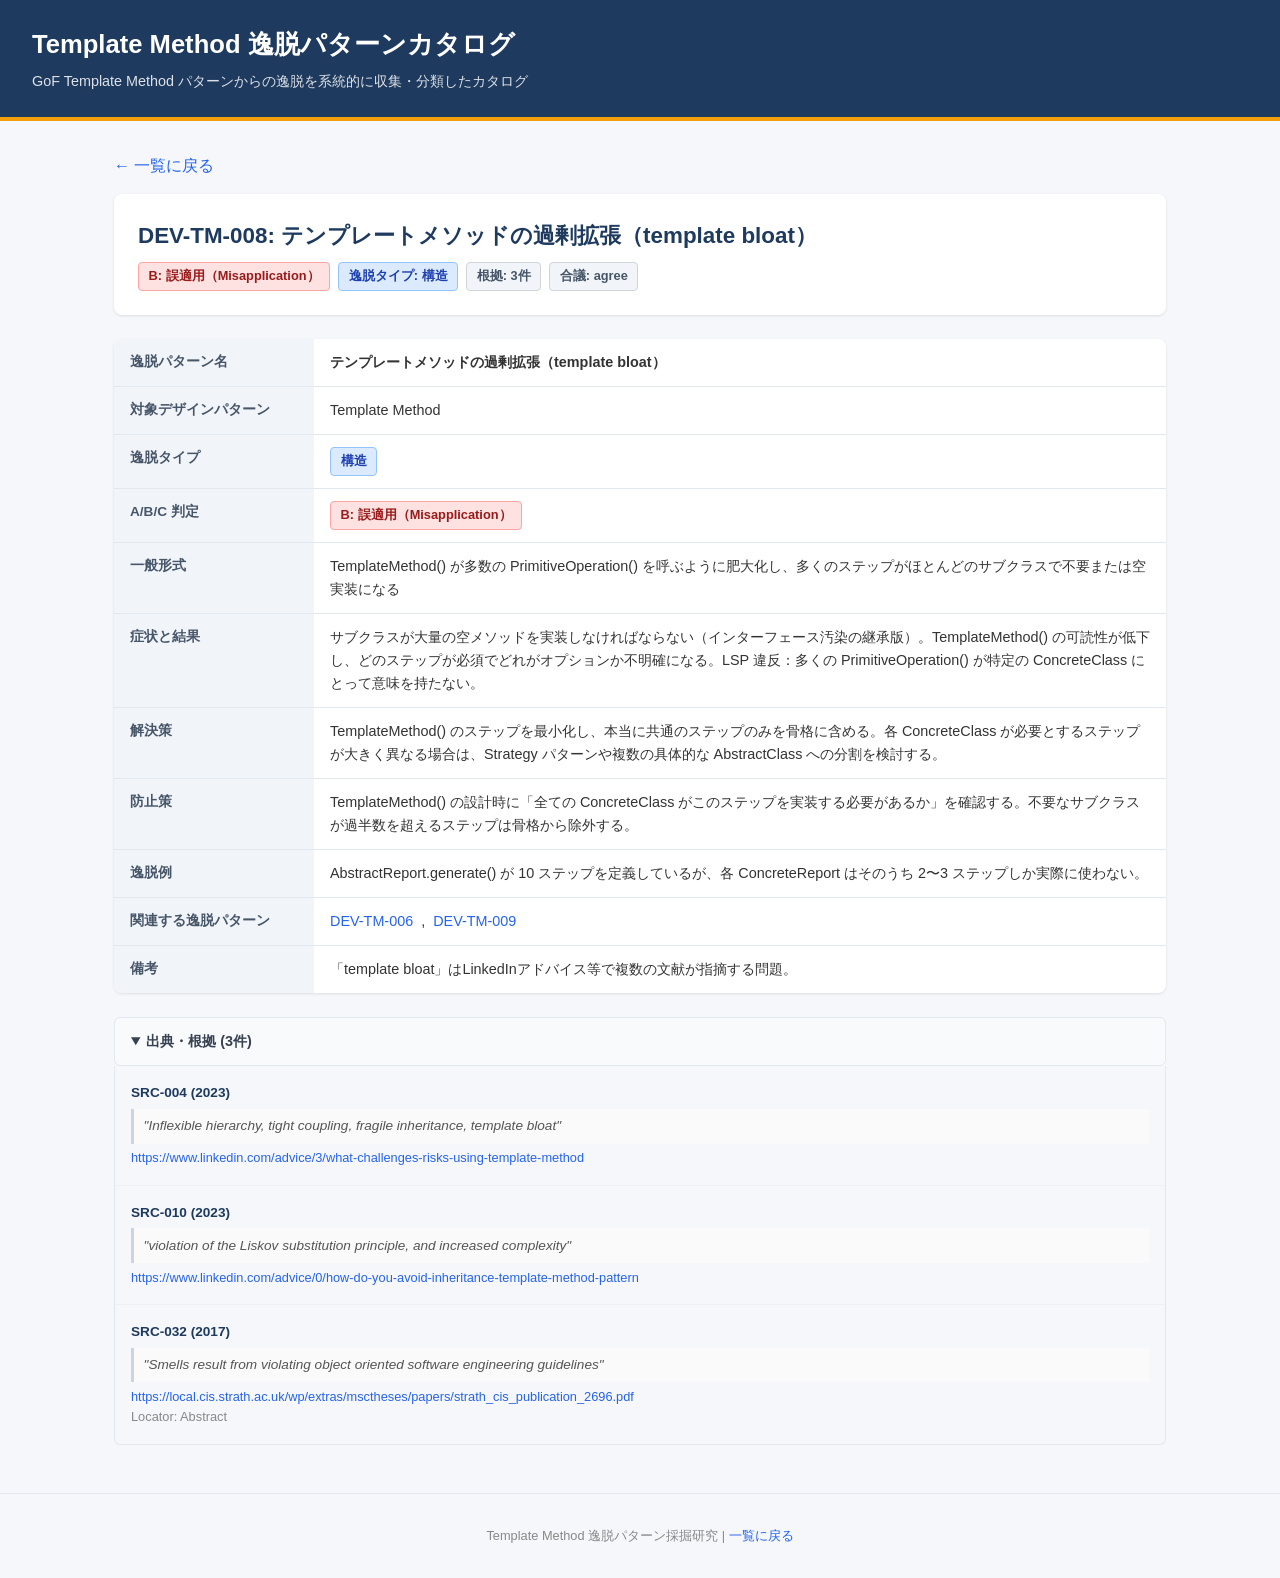
<file: patterns/DEV-TM-008.html>
<!DOCTYPE html>
<html lang="ja">
<head>
<meta charset="UTF-8">
<meta name="viewport" content="width=device-width, initial-scale=1.0">
<title>DEV-TM-008: テンプレートメソッドの過剰拡張（template bloat） | Template Method 逸脱パターンカタログ</title>
<link rel="stylesheet" href="../assets/style.css">
</head>
<body>
<header>
    <h1>Template Method 逸脱パターンカタログ</h1>
    <p>GoF Template Method パターンからの逸脱を系統的に収集・分類したカタログ</p>
</header>
<main>
    <a class="back-link" href="../index.html">&larr; 一覧に戻る</a>
    <div class="pattern-header">
        <h2>DEV-TM-008: テンプレートメソッドの過剰拡張（template bloat）</h2>
        <div class="pattern-meta">
            <span class="badge label-b">B: 誤適用（Misapplication）</span>
            <span class="type-badge">逸脱タイプ: 構造</span>
            
            <span class="badge" style="background:#f1f5f9;color:#475569;border:1px solid #d1d5db;">根拠: 3件</span>
            <span class="badge" style="background:#f1f5f9;color:#475569;border:1px solid #d1d5db;">合議: agree</span>
        </div>
    </div>

    <table class="pattern-table-2col">
        <tr><th>逸脱パターン名</th><td><strong>テンプレートメソッドの過剰拡張（template bloat）</strong></td></tr>
        <tr><th>対象デザインパターン</th><td>Template Method</td></tr>
        <tr><th>逸脱タイプ</th><td><span class="type-badge">構造</span></td></tr>
        <tr><th>A/B/C 判定</th><td><span class="badge label-b">B: 誤適用（Misapplication）</span></td></tr>
        <tr><th>一般形式</th><td>TemplateMethod() が多数の PrimitiveOperation() を呼ぶように肥大化し、多くのステップがほとんどのサブクラスで不要または空実装になる</td></tr>
        <tr><th>症状と結果</th><td>サブクラスが大量の空メソッドを実装しなければならない（インターフェース汚染の継承版）。TemplateMethod() の可読性が低下し、どのステップが必須でどれがオプションか不明確になる。LSP 違反：多くの PrimitiveOperation() が特定の ConcreteClass にとって意味を持たない。</td></tr>
        <tr><th>解決策</th><td>TemplateMethod() のステップを最小化し、本当に共通のステップのみを骨格に含める。各 ConcreteClass が必要とするステップが大きく異なる場合は、Strategy パターンや複数の具体的な AbstractClass への分割を検討する。</td></tr>
        <tr><th>防止策</th><td>TemplateMethod() の設計時に「全ての ConcreteClass がこのステップを実装する必要があるか」を確認する。不要なサブクラスが過半数を超えるステップは骨格から除外する。</td></tr>
        <tr><th>逸脱例</th><td>AbstractReport.generate() が 10 ステップを定義しているが、各 ConcreteReport はそのうち 2〜3 ステップしか実際に使わない。</td></tr>
        <tr><th>関連する逸脱パターン</th><td><div class="related-links"><a href="./DEV-TM-006.html">DEV-TM-006</a>, <a href="./DEV-TM-009.html">DEV-TM-009</a></div></td></tr>
        <tr><th>備考</th><td>「template bloat」はLinkedInアドバイス等で複数の文献が指摘する問題。</td></tr>
        
    </table>

    <details open>
        <summary>出典・根拠 (3件)</summary>
        <div class="evidence-list">
            
        <div class="evidence-item">
            <div class="evidence-source">SRC-004 (2023)</div>
            <div class="evidence-snippet">"Inflexible hierarchy, tight coupling, fragile inheritance, template bloat"</div>
            <div class="evidence-meta"><a href="https://www.linkedin.com/advice/3/what-challenges-risks-using-template-method" target="_blank">https://www.linkedin.com/advice/3/what-challenges-risks-using-template-method</a></div>
            
        </div>
        <div class="evidence-item">
            <div class="evidence-source">SRC-010 (2023)</div>
            <div class="evidence-snippet">"violation of the Liskov substitution principle, and increased complexity"</div>
            <div class="evidence-meta"><a href="https://www.linkedin.com/advice/0/how-do-you-avoid-inheritance-template-method-pattern" target="_blank">https://www.linkedin.com/advice/0/how-do-you-avoid-inheritance-template-method-pattern</a></div>
            
        </div>
        <div class="evidence-item">
            <div class="evidence-source">SRC-032 (2017)</div>
            <div class="evidence-snippet">"Smells result from violating object oriented software engineering guidelines"</div>
            <div class="evidence-meta"><a href="https://local.cis.strath.ac.uk/wp/extras/msctheses/papers/strath_cis_publication_2696.pdf" target="_blank">https://local.cis.strath.ac.uk/wp/extras/msctheses/papers/strath_cis_publication_2696.pdf</a></div>
            <div class="evidence-meta">Locator: Abstract</div>
        </div>
        </div>
    </details>
</main>
<footer>
    Template Method 逸脱パターン採掘研究 | <a href="../index.html">一覧に戻る</a>
</footer>
</body>
</html>
</file>
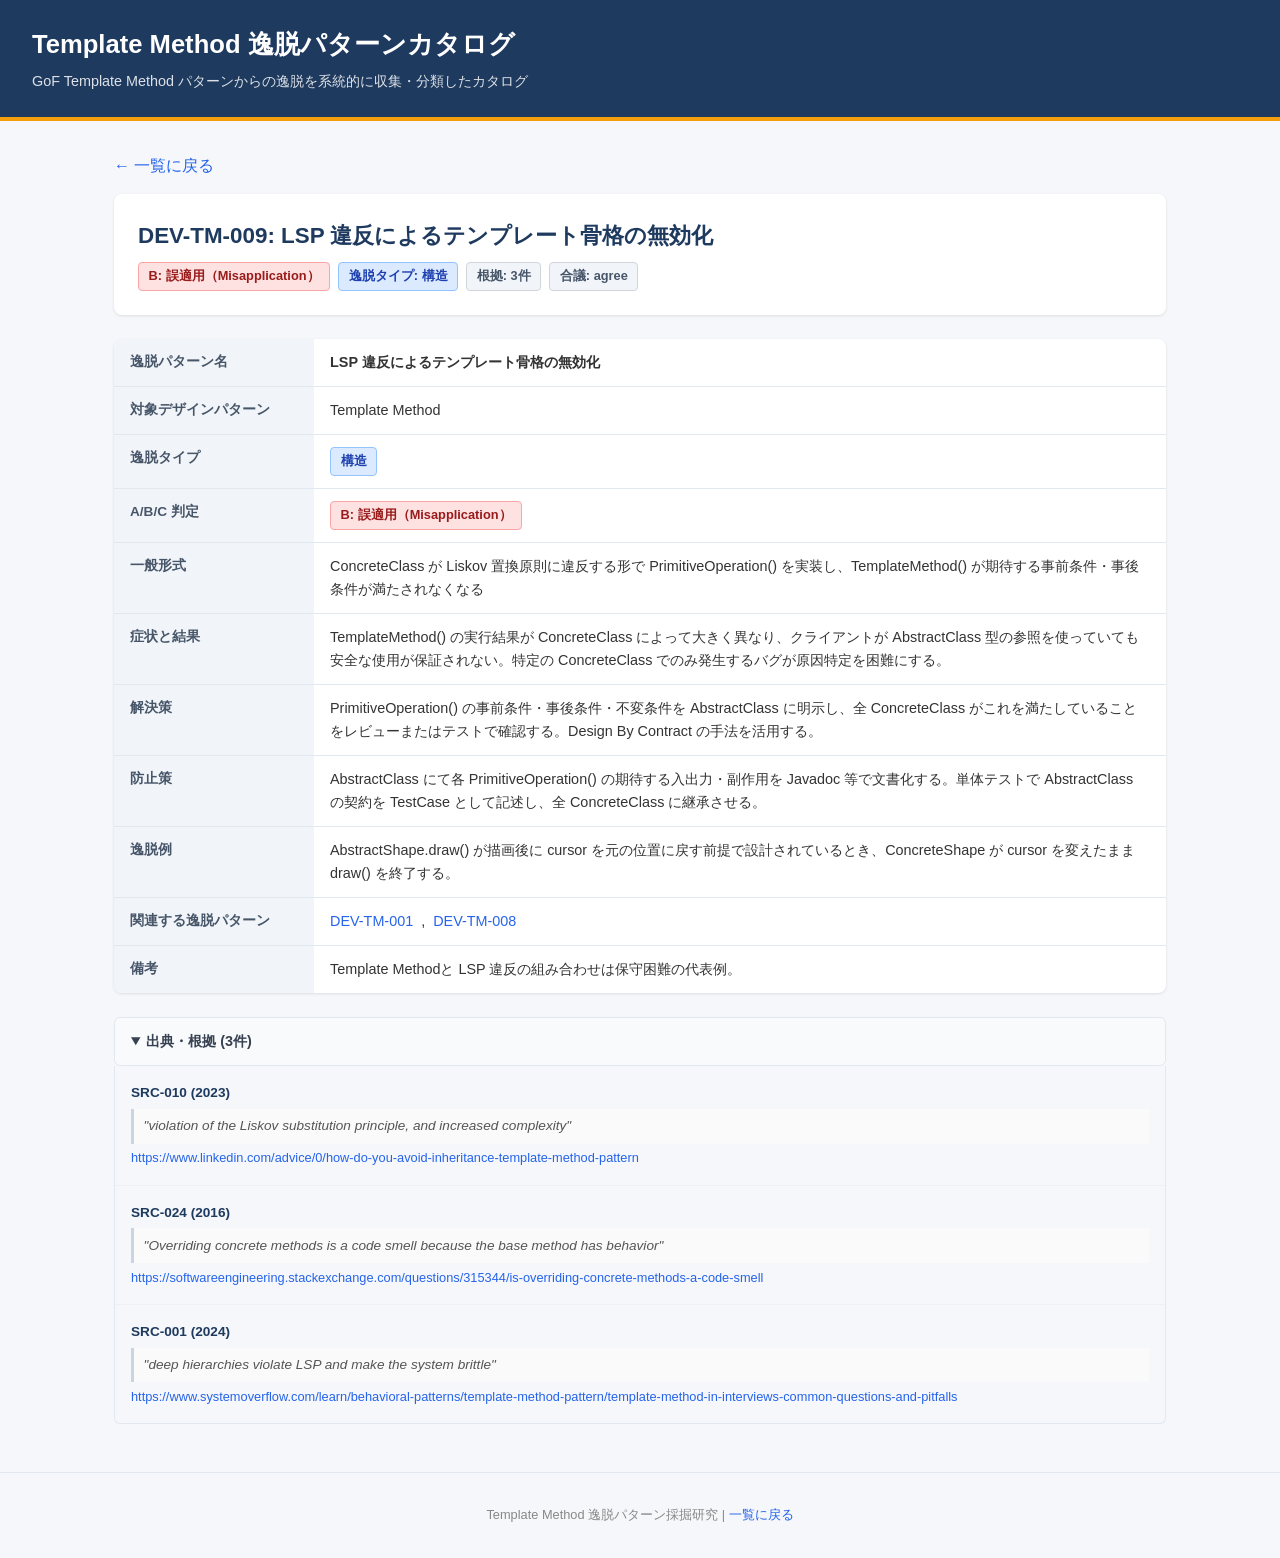
<file: patterns/DEV-TM-009.html>
<!DOCTYPE html>
<html lang="ja">
<head>
<meta charset="UTF-8">
<meta name="viewport" content="width=device-width, initial-scale=1.0">
<title>DEV-TM-009: LSP 違反によるテンプレート骨格の無効化 | Template Method 逸脱パターンカタログ</title>
<link rel="stylesheet" href="../assets/style.css">
</head>
<body>
<header>
    <h1>Template Method 逸脱パターンカタログ</h1>
    <p>GoF Template Method パターンからの逸脱を系統的に収集・分類したカタログ</p>
</header>
<main>
    <a class="back-link" href="../index.html">&larr; 一覧に戻る</a>
    <div class="pattern-header">
        <h2>DEV-TM-009: LSP 違反によるテンプレート骨格の無効化</h2>
        <div class="pattern-meta">
            <span class="badge label-b">B: 誤適用（Misapplication）</span>
            <span class="type-badge">逸脱タイプ: 構造</span>
            
            <span class="badge" style="background:#f1f5f9;color:#475569;border:1px solid #d1d5db;">根拠: 3件</span>
            <span class="badge" style="background:#f1f5f9;color:#475569;border:1px solid #d1d5db;">合議: agree</span>
        </div>
    </div>

    <table class="pattern-table-2col">
        <tr><th>逸脱パターン名</th><td><strong>LSP 違反によるテンプレート骨格の無効化</strong></td></tr>
        <tr><th>対象デザインパターン</th><td>Template Method</td></tr>
        <tr><th>逸脱タイプ</th><td><span class="type-badge">構造</span></td></tr>
        <tr><th>A/B/C 判定</th><td><span class="badge label-b">B: 誤適用（Misapplication）</span></td></tr>
        <tr><th>一般形式</th><td>ConcreteClass が Liskov 置換原則に違反する形で PrimitiveOperation() を実装し、TemplateMethod() が期待する事前条件・事後条件が満たされなくなる</td></tr>
        <tr><th>症状と結果</th><td>TemplateMethod() の実行結果が ConcreteClass によって大きく異なり、クライアントが AbstractClass 型の参照を使っていても安全な使用が保証されない。特定の ConcreteClass でのみ発生するバグが原因特定を困難にする。</td></tr>
        <tr><th>解決策</th><td>PrimitiveOperation() の事前条件・事後条件・不変条件を AbstractClass に明示し、全 ConcreteClass がこれを満たしていることをレビューまたはテストで確認する。Design By Contract の手法を活用する。</td></tr>
        <tr><th>防止策</th><td>AbstractClass にて各 PrimitiveOperation() の期待する入出力・副作用を Javadoc 等で文書化する。単体テストで AbstractClass の契約を TestCase として記述し、全 ConcreteClass に継承させる。</td></tr>
        <tr><th>逸脱例</th><td>AbstractShape.draw() が描画後に cursor を元の位置に戻す前提で設計されているとき、ConcreteShape が cursor を変えたまま draw() を終了する。</td></tr>
        <tr><th>関連する逸脱パターン</th><td><div class="related-links"><a href="./DEV-TM-001.html">DEV-TM-001</a>, <a href="./DEV-TM-008.html">DEV-TM-008</a></div></td></tr>
        <tr><th>備考</th><td>Template Methodと LSP 違反の組み合わせは保守困難の代表例。</td></tr>
        
    </table>

    <details open>
        <summary>出典・根拠 (3件)</summary>
        <div class="evidence-list">
            
        <div class="evidence-item">
            <div class="evidence-source">SRC-010 (2023)</div>
            <div class="evidence-snippet">"violation of the Liskov substitution principle, and increased complexity"</div>
            <div class="evidence-meta"><a href="https://www.linkedin.com/advice/0/how-do-you-avoid-inheritance-template-method-pattern" target="_blank">https://www.linkedin.com/advice/0/how-do-you-avoid-inheritance-template-method-pattern</a></div>
            
        </div>
        <div class="evidence-item">
            <div class="evidence-source">SRC-024 (2016)</div>
            <div class="evidence-snippet">"Overriding concrete methods is a code smell because the base method has behavior"</div>
            <div class="evidence-meta"><a href="https://softwareengineering.stackexchange.com/questions/315344/is-overriding-concrete-methods-a-code-smell" target="_blank">https://softwareengineering.stackexchange.com/questions/315344/is-overriding-concrete-methods-a-code-smell</a></div>
            
        </div>
        <div class="evidence-item">
            <div class="evidence-source">SRC-001 (2024)</div>
            <div class="evidence-snippet">"deep hierarchies violate LSP and make the system brittle"</div>
            <div class="evidence-meta"><a href="https://www.systemoverflow.com/learn/behavioral-patterns/template-method-pattern/template-method-in-interviews-common-questions-and-pitfalls" target="_blank">https://www.systemoverflow.com/learn/behavioral-patterns/template-method-pattern/template-method-in-interviews-common-questions-and-pitfalls</a></div>
            
        </div>
        </div>
    </details>
</main>
<footer>
    Template Method 逸脱パターン採掘研究 | <a href="../index.html">一覧に戻る</a>
</footer>
</body>
</html>
</file>
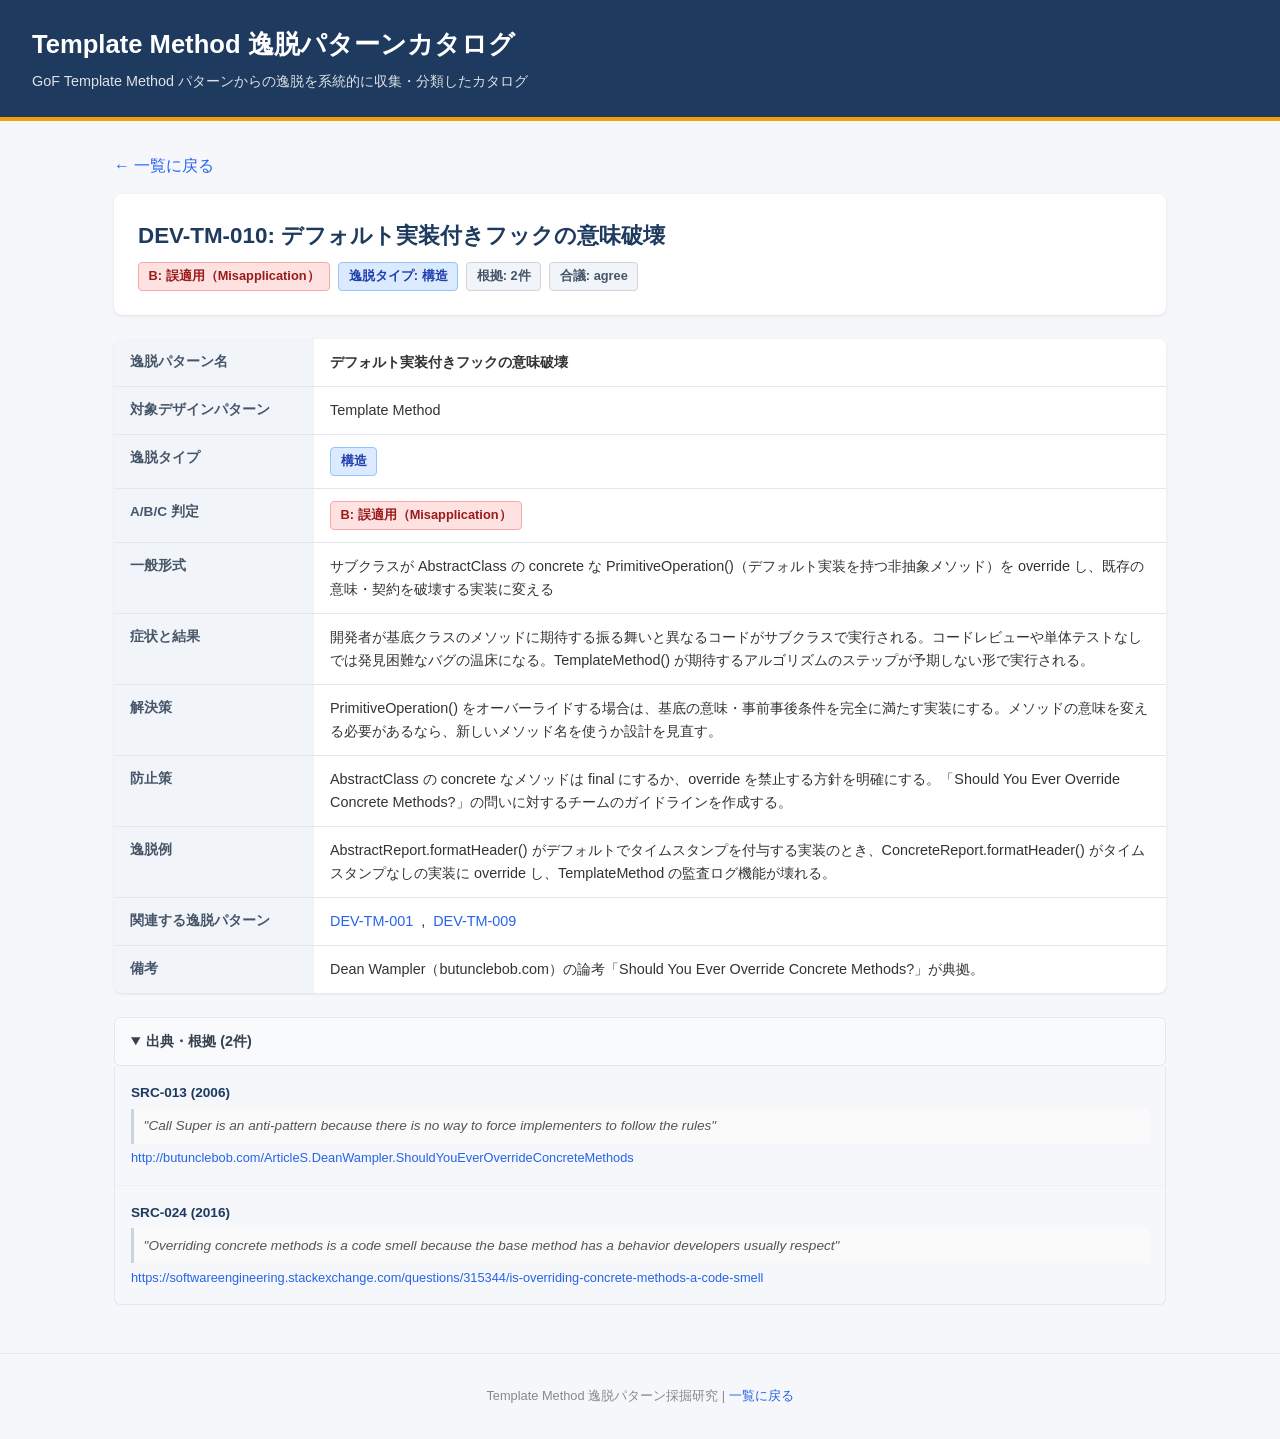
<file: patterns/DEV-TM-010.html>
<!DOCTYPE html>
<html lang="ja">
<head>
<meta charset="UTF-8">
<meta name="viewport" content="width=device-width, initial-scale=1.0">
<title>DEV-TM-010: デフォルト実装付きフックの意味破壊 | Template Method 逸脱パターンカタログ</title>
<link rel="stylesheet" href="../assets/style.css">
</head>
<body>
<header>
    <h1>Template Method 逸脱パターンカタログ</h1>
    <p>GoF Template Method パターンからの逸脱を系統的に収集・分類したカタログ</p>
</header>
<main>
    <a class="back-link" href="../index.html">&larr; 一覧に戻る</a>
    <div class="pattern-header">
        <h2>DEV-TM-010: デフォルト実装付きフックの意味破壊</h2>
        <div class="pattern-meta">
            <span class="badge label-b">B: 誤適用（Misapplication）</span>
            <span class="type-badge">逸脱タイプ: 構造</span>
            
            <span class="badge" style="background:#f1f5f9;color:#475569;border:1px solid #d1d5db;">根拠: 2件</span>
            <span class="badge" style="background:#f1f5f9;color:#475569;border:1px solid #d1d5db;">合議: agree</span>
        </div>
    </div>

    <table class="pattern-table-2col">
        <tr><th>逸脱パターン名</th><td><strong>デフォルト実装付きフックの意味破壊</strong></td></tr>
        <tr><th>対象デザインパターン</th><td>Template Method</td></tr>
        <tr><th>逸脱タイプ</th><td><span class="type-badge">構造</span></td></tr>
        <tr><th>A/B/C 判定</th><td><span class="badge label-b">B: 誤適用（Misapplication）</span></td></tr>
        <tr><th>一般形式</th><td>サブクラスが AbstractClass の concrete な PrimitiveOperation()（デフォルト実装を持つ非抽象メソッド）を override し、既存の意味・契約を破壊する実装に変える</td></tr>
        <tr><th>症状と結果</th><td>開発者が基底クラスのメソッドに期待する振る舞いと異なるコードがサブクラスで実行される。コードレビューや単体テストなしでは発見困難なバグの温床になる。TemplateMethod() が期待するアルゴリズムのステップが予期しない形で実行される。</td></tr>
        <tr><th>解決策</th><td>PrimitiveOperation() をオーバーライドする場合は、基底の意味・事前事後条件を完全に満たす実装にする。メソッドの意味を変える必要があるなら、新しいメソッド名を使うか設計を見直す。</td></tr>
        <tr><th>防止策</th><td>AbstractClass の concrete なメソッドは final にするか、override を禁止する方針を明確にする。「Should You Ever Override Concrete Methods?」の問いに対するチームのガイドラインを作成する。</td></tr>
        <tr><th>逸脱例</th><td>AbstractReport.formatHeader() がデフォルトでタイムスタンプを付与する実装のとき、ConcreteReport.formatHeader() がタイムスタンプなしの実装に override し、TemplateMethod の監査ログ機能が壊れる。</td></tr>
        <tr><th>関連する逸脱パターン</th><td><div class="related-links"><a href="./DEV-TM-001.html">DEV-TM-001</a>, <a href="./DEV-TM-009.html">DEV-TM-009</a></div></td></tr>
        <tr><th>備考</th><td>Dean Wampler（butunclebob.com）の論考「Should You Ever Override Concrete Methods?」が典拠。</td></tr>
        
    </table>

    <details open>
        <summary>出典・根拠 (2件)</summary>
        <div class="evidence-list">
            
        <div class="evidence-item">
            <div class="evidence-source">SRC-013 (2006)</div>
            <div class="evidence-snippet">"Call Super is an anti-pattern because there is no way to force implementers to follow the rules"</div>
            <div class="evidence-meta"><a href="http://butunclebob.com/ArticleS.DeanWampler.ShouldYouEverOverrideConcreteMethods" target="_blank">http://butunclebob.com/ArticleS.DeanWampler.ShouldYouEverOverrideConcreteMethods</a></div>
            
        </div>
        <div class="evidence-item">
            <div class="evidence-source">SRC-024 (2016)</div>
            <div class="evidence-snippet">"Overriding concrete methods is a code smell because the base method has a behavior developers usually respect"</div>
            <div class="evidence-meta"><a href="https://softwareengineering.stackexchange.com/questions/315344/is-overriding-concrete-methods-a-code-smell" target="_blank">https://softwareengineering.stackexchange.com/questions/315344/is-overriding-concrete-methods-a-code-smell</a></div>
            
        </div>
        </div>
    </details>
</main>
<footer>
    Template Method 逸脱パターン採掘研究 | <a href="../index.html">一覧に戻る</a>
</footer>
</body>
</html>
</file>
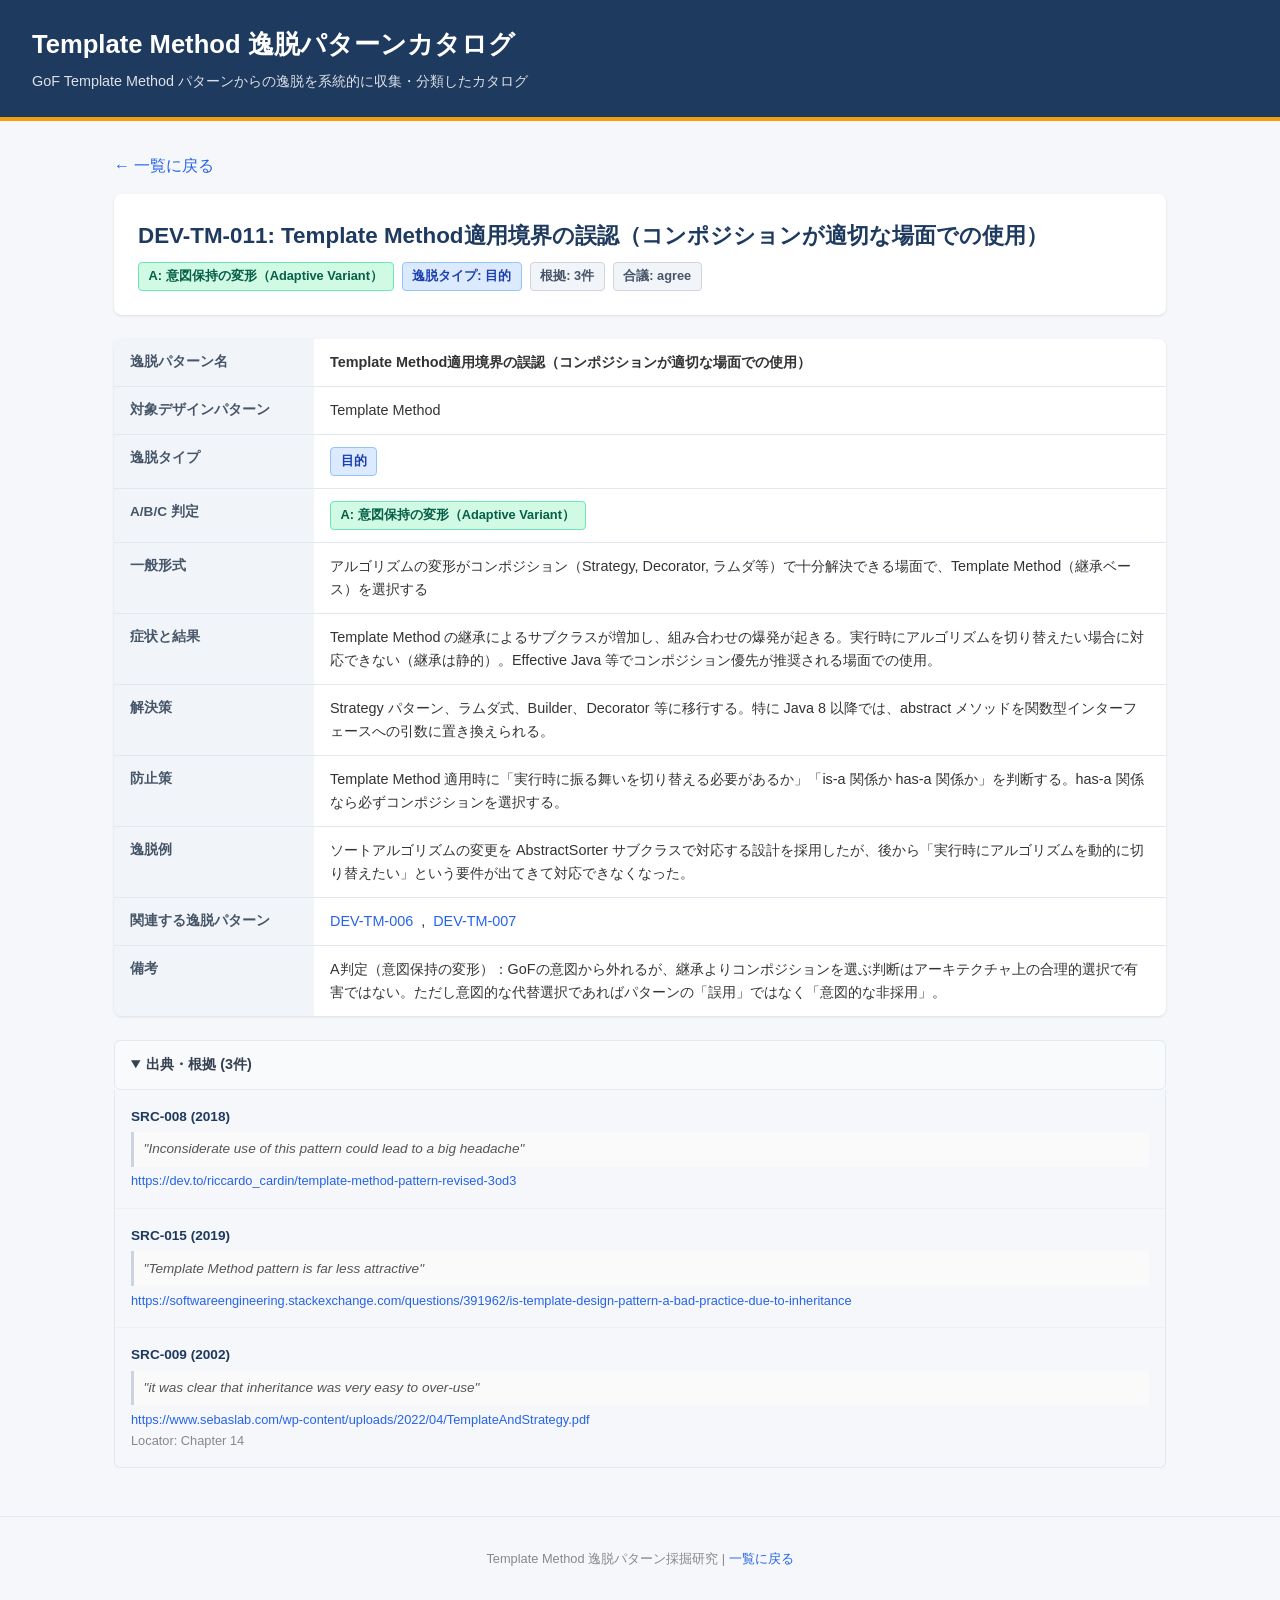
<file: patterns/DEV-TM-011.html>
<!DOCTYPE html>
<html lang="ja">
<head>
<meta charset="UTF-8">
<meta name="viewport" content="width=device-width, initial-scale=1.0">
<title>DEV-TM-011: Template Method適用境界の誤認（コンポジションが適切な場面での使用） | Template Method 逸脱パターンカタログ</title>
<link rel="stylesheet" href="../assets/style.css">
</head>
<body>
<header>
    <h1>Template Method 逸脱パターンカタログ</h1>
    <p>GoF Template Method パターンからの逸脱を系統的に収集・分類したカタログ</p>
</header>
<main>
    <a class="back-link" href="../index.html">&larr; 一覧に戻る</a>
    <div class="pattern-header">
        <h2>DEV-TM-011: Template Method適用境界の誤認（コンポジションが適切な場面での使用）</h2>
        <div class="pattern-meta">
            <span class="badge label-a">A: 意図保持の変形（Adaptive Variant）</span>
            <span class="type-badge">逸脱タイプ: 目的</span>
            
            <span class="badge" style="background:#f1f5f9;color:#475569;border:1px solid #d1d5db;">根拠: 3件</span>
            <span class="badge" style="background:#f1f5f9;color:#475569;border:1px solid #d1d5db;">合議: agree</span>
        </div>
    </div>

    <table class="pattern-table-2col">
        <tr><th>逸脱パターン名</th><td><strong>Template Method適用境界の誤認（コンポジションが適切な場面での使用）</strong></td></tr>
        <tr><th>対象デザインパターン</th><td>Template Method</td></tr>
        <tr><th>逸脱タイプ</th><td><span class="type-badge">目的</span></td></tr>
        <tr><th>A/B/C 判定</th><td><span class="badge label-a">A: 意図保持の変形（Adaptive Variant）</span></td></tr>
        <tr><th>一般形式</th><td>アルゴリズムの変形がコンポジション（Strategy, Decorator, ラムダ等）で十分解決できる場面で、Template Method（継承ベース）を選択する</td></tr>
        <tr><th>症状と結果</th><td>Template Method の継承によるサブクラスが増加し、組み合わせの爆発が起きる。実行時にアルゴリズムを切り替えたい場合に対応できない（継承は静的）。Effective Java 等でコンポジション優先が推奨される場面での使用。</td></tr>
        <tr><th>解決策</th><td>Strategy パターン、ラムダ式、Builder、Decorator 等に移行する。特に Java 8 以降では、abstract メソッドを関数型インターフェースへの引数に置き換えられる。</td></tr>
        <tr><th>防止策</th><td>Template Method 適用時に「実行時に振る舞いを切り替える必要があるか」「is-a 関係か has-a 関係か」を判断する。has-a 関係なら必ずコンポジションを選択する。</td></tr>
        <tr><th>逸脱例</th><td>ソートアルゴリズムの変更を AbstractSorter サブクラスで対応する設計を採用したが、後から「実行時にアルゴリズムを動的に切り替えたい」という要件が出てきて対応できなくなった。</td></tr>
        <tr><th>関連する逸脱パターン</th><td><div class="related-links"><a href="./DEV-TM-006.html">DEV-TM-006</a>, <a href="./DEV-TM-007.html">DEV-TM-007</a></div></td></tr>
        <tr><th>備考</th><td>A判定（意図保持の変形）：GoFの意図から外れるが、継承よりコンポジションを選ぶ判断はアーキテクチャ上の合理的選択で有害ではない。ただし意図的な代替選択であればパターンの「誤用」ではなく「意図的な非採用」。</td></tr>
        
    </table>

    <details open>
        <summary>出典・根拠 (3件)</summary>
        <div class="evidence-list">
            
        <div class="evidence-item">
            <div class="evidence-source">SRC-008 (2018)</div>
            <div class="evidence-snippet">"Inconsiderate use of this pattern could lead to a big headache"</div>
            <div class="evidence-meta"><a href="https://dev.to/riccardo_cardin/template-method-pattern-revised-3od3" target="_blank">https://dev.to/riccardo_cardin/template-method-pattern-revised-3od3</a></div>
            
        </div>
        <div class="evidence-item">
            <div class="evidence-source">SRC-015 (2019)</div>
            <div class="evidence-snippet">"Template Method pattern is far less attractive"</div>
            <div class="evidence-meta"><a href="https://softwareengineering.stackexchange.com/questions/391962/is-template-design-pattern-a-bad-practice-due-to-inheritance" target="_blank">https://softwareengineering.stackexchange.com/questions/391962/is-template-design-pattern-a-bad-practice-due-to-inheritance</a></div>
            
        </div>
        <div class="evidence-item">
            <div class="evidence-source">SRC-009 (2002)</div>
            <div class="evidence-snippet">"it was clear that inheritance was very easy to over-use"</div>
            <div class="evidence-meta"><a href="https://www.sebaslab.com/wp-content/uploads/2022/04/TemplateAndStrategy.pdf" target="_blank">https://www.sebaslab.com/wp-content/uploads/2022/04/TemplateAndStrategy.pdf</a></div>
            <div class="evidence-meta">Locator: Chapter 14</div>
        </div>
        </div>
    </details>
</main>
<footer>
    Template Method 逸脱パターン採掘研究 | <a href="../index.html">一覧に戻る</a>
</footer>
</body>
</html>
</file>
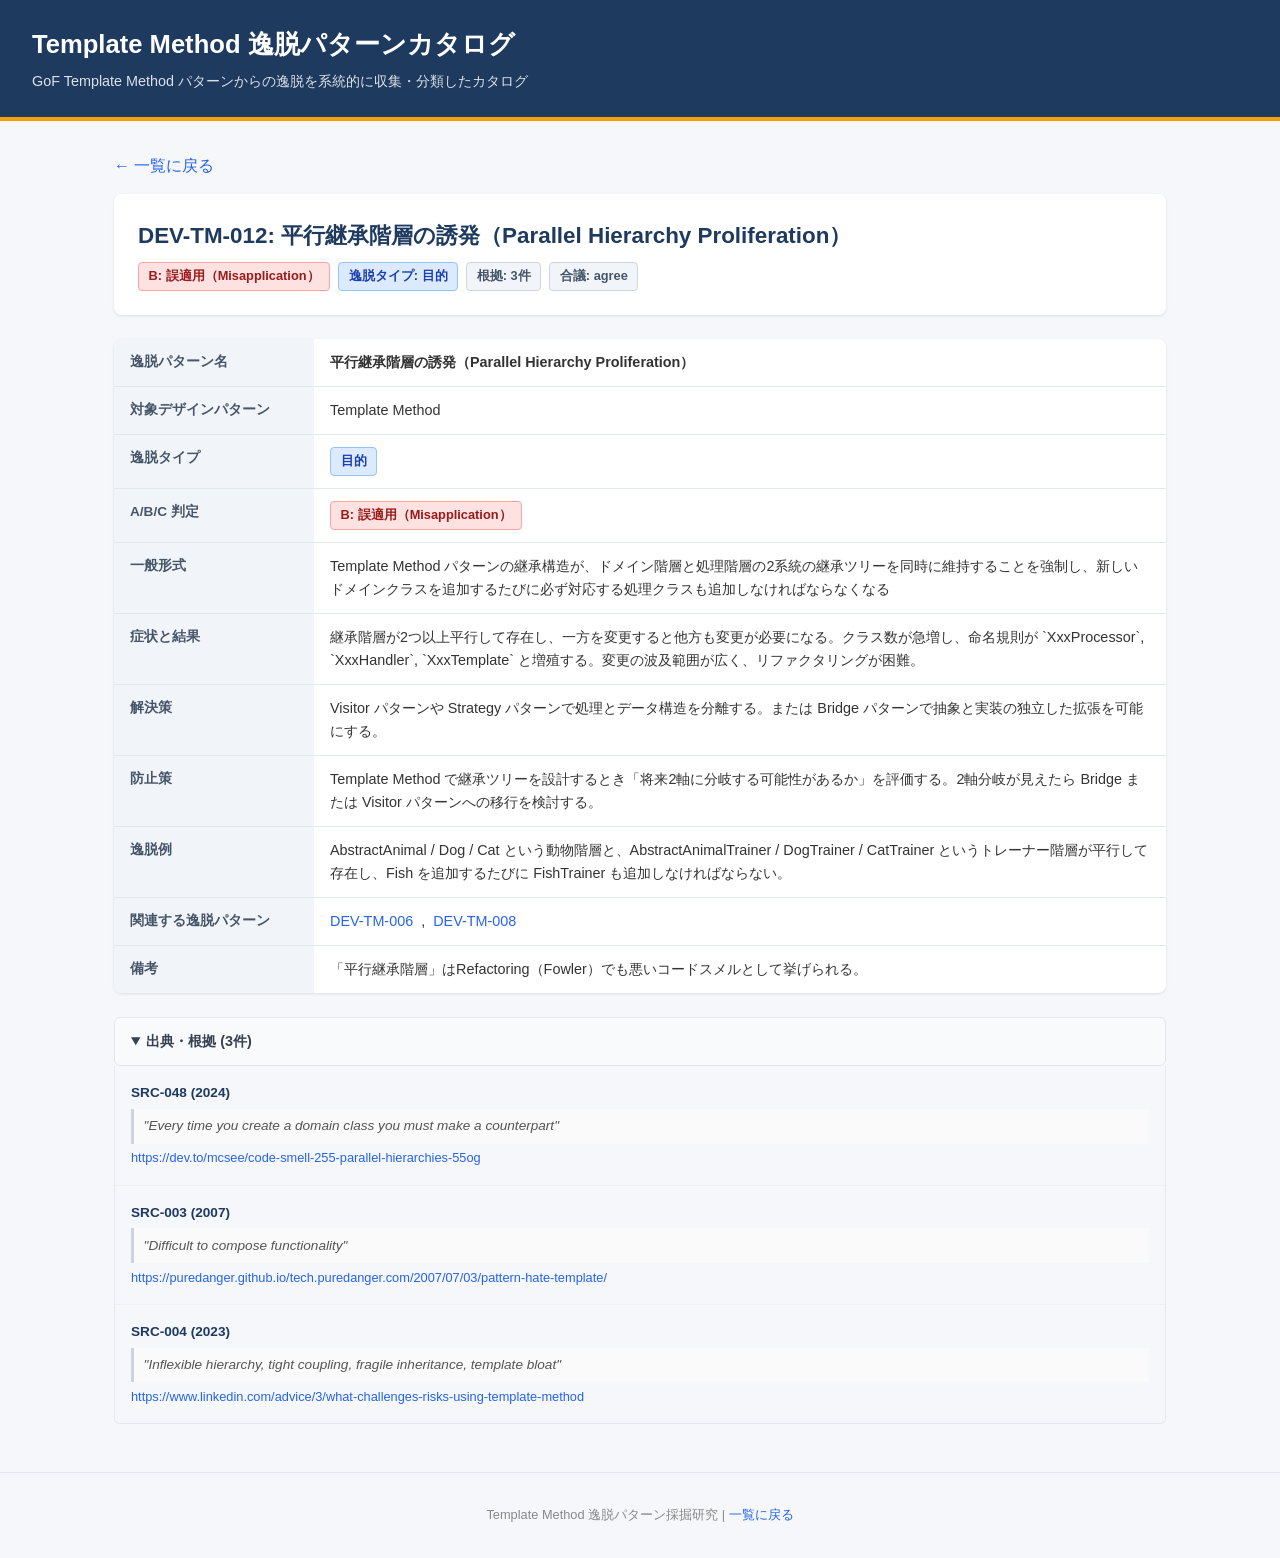
<file: patterns/DEV-TM-012.html>
<!DOCTYPE html>
<html lang="ja">
<head>
<meta charset="UTF-8">
<meta name="viewport" content="width=device-width, initial-scale=1.0">
<title>DEV-TM-012: 平行継承階層の誘発（Parallel Hierarchy Proliferation） | Template Method 逸脱パターンカタログ</title>
<link rel="stylesheet" href="../assets/style.css">
</head>
<body>
<header>
    <h1>Template Method 逸脱パターンカタログ</h1>
    <p>GoF Template Method パターンからの逸脱を系統的に収集・分類したカタログ</p>
</header>
<main>
    <a class="back-link" href="../index.html">&larr; 一覧に戻る</a>
    <div class="pattern-header">
        <h2>DEV-TM-012: 平行継承階層の誘発（Parallel Hierarchy Proliferation）</h2>
        <div class="pattern-meta">
            <span class="badge label-b">B: 誤適用（Misapplication）</span>
            <span class="type-badge">逸脱タイプ: 目的</span>
            
            <span class="badge" style="background:#f1f5f9;color:#475569;border:1px solid #d1d5db;">根拠: 3件</span>
            <span class="badge" style="background:#f1f5f9;color:#475569;border:1px solid #d1d5db;">合議: agree</span>
        </div>
    </div>

    <table class="pattern-table-2col">
        <tr><th>逸脱パターン名</th><td><strong>平行継承階層の誘発（Parallel Hierarchy Proliferation）</strong></td></tr>
        <tr><th>対象デザインパターン</th><td>Template Method</td></tr>
        <tr><th>逸脱タイプ</th><td><span class="type-badge">目的</span></td></tr>
        <tr><th>A/B/C 判定</th><td><span class="badge label-b">B: 誤適用（Misapplication）</span></td></tr>
        <tr><th>一般形式</th><td>Template Method パターンの継承構造が、ドメイン階層と処理階層の2系統の継承ツリーを同時に維持することを強制し、新しいドメインクラスを追加するたびに必ず対応する処理クラスも追加しなければならなくなる</td></tr>
        <tr><th>症状と結果</th><td>継承階層が2つ以上平行して存在し、一方を変更すると他方も変更が必要になる。クラス数が急増し、命名規則が `XxxProcessor`, `XxxHandler`, `XxxTemplate` と増殖する。変更の波及範囲が広く、リファクタリングが困難。</td></tr>
        <tr><th>解決策</th><td>Visitor パターンや Strategy パターンで処理とデータ構造を分離する。または Bridge パターンで抽象と実装の独立した拡張を可能にする。</td></tr>
        <tr><th>防止策</th><td>Template Method で継承ツリーを設計するとき「将来2軸に分岐する可能性があるか」を評価する。2軸分岐が見えたら Bridge または Visitor パターンへの移行を検討する。</td></tr>
        <tr><th>逸脱例</th><td>AbstractAnimal / Dog / Cat という動物階層と、AbstractAnimalTrainer / DogTrainer / CatTrainer というトレーナー階層が平行して存在し、Fish を追加するたびに FishTrainer も追加しなければならない。</td></tr>
        <tr><th>関連する逸脱パターン</th><td><div class="related-links"><a href="./DEV-TM-006.html">DEV-TM-006</a>, <a href="./DEV-TM-008.html">DEV-TM-008</a></div></td></tr>
        <tr><th>備考</th><td>「平行継承階層」はRefactoring（Fowler）でも悪いコードスメルとして挙げられる。</td></tr>
        
    </table>

    <details open>
        <summary>出典・根拠 (3件)</summary>
        <div class="evidence-list">
            
        <div class="evidence-item">
            <div class="evidence-source">SRC-048 (2024)</div>
            <div class="evidence-snippet">"Every time you create a domain class you must make a counterpart"</div>
            <div class="evidence-meta"><a href="https://dev.to/mcsee/code-smell-255-parallel-hierarchies-55og" target="_blank">https://dev.to/mcsee/code-smell-255-parallel-hierarchies-55og</a></div>
            
        </div>
        <div class="evidence-item">
            <div class="evidence-source">SRC-003 (2007)</div>
            <div class="evidence-snippet">"Difficult to compose functionality"</div>
            <div class="evidence-meta"><a href="https://puredanger.github.io/tech.puredanger.com/2007/07/03/pattern-hate-template/" target="_blank">https://puredanger.github.io/tech.puredanger.com/2007/07/03/pattern-hate-template/</a></div>
            
        </div>
        <div class="evidence-item">
            <div class="evidence-source">SRC-004 (2023)</div>
            <div class="evidence-snippet">"Inflexible hierarchy, tight coupling, fragile inheritance, template bloat"</div>
            <div class="evidence-meta"><a href="https://www.linkedin.com/advice/3/what-challenges-risks-using-template-method" target="_blank">https://www.linkedin.com/advice/3/what-challenges-risks-using-template-method</a></div>
            
        </div>
        </div>
    </details>
</main>
<footer>
    Template Method 逸脱パターン採掘研究 | <a href="../index.html">一覧に戻る</a>
</footer>
</body>
</html>
</file>
<file: assets/style.css>
/* Base */
* { box-sizing: border-box; margin: 0; padding: 0; }
body {
    font-family: 'Segoe UI', Tahoma, Geneva, Verdana, sans-serif;
    background: #f5f7fa;
    color: #333;
    line-height: 1.6;
}
a { color: #2563eb; text-decoration: none; }
a:hover { text-decoration: underline; }

/* Header */
header {
    background: #1e3a5f;
    color: white;
    padding: 1.5rem 2rem;
    border-bottom: 4px solid #f59e0b;
}
header h1 { font-size: 1.6rem; margin-bottom: 0.3rem; }
header p { font-size: 0.9rem; opacity: 0.85; }

/* Main */
main { max-width: 1100px; margin: 2rem auto; padding: 0 1.5rem; }

/* ABC Labels */
.label-a { background: #d1fae5; color: #065f46; border: 1px solid #6ee7b7; }
.label-b { background: #fee2e2; color: #991b1b; border: 1px solid #fca5a5; }
.label-c { background: #fef3c7; color: #92400e; border: 1px solid #fcd34d; }
.badge {
    display: inline-block;
    padding: 0.2rem 0.6rem;
    border-radius: 4px;
    font-size: 0.8rem;
    font-weight: 600;
}
.type-badge {
    display: inline-block;
    background: #dbeafe;
    color: #1e40af;
    border: 1px solid #93c5fd;
    padding: 0.2rem 0.6rem;
    border-radius: 4px;
    font-size: 0.8rem;
    font-weight: 600;
}
.seed-badge {
    display: inline-block;
    background: #f3e8ff;
    color: #6b21a8;
    border: 1px solid #d8b4fe;
    padding: 0.2rem 0.6rem;
    border-radius: 4px;
    font-size: 0.75rem;
}

/* Index Table */
.filter-bar {
    display: flex;
    gap: 1rem;
    margin-bottom: 1.5rem;
    flex-wrap: wrap;
    align-items: center;
}
.filter-bar label { font-size: 0.85rem; color: #555; }
.filter-bar select {
    padding: 0.3rem 0.6rem;
    border-radius: 4px;
    border: 1px solid #d1d5db;
    font-size: 0.85rem;
}
.pattern-table {
    width: 100%;
    border-collapse: collapse;
    background: white;
    border-radius: 8px;
    overflow: hidden;
    box-shadow: 0 1px 3px rgba(0,0,0,0.1);
}
.pattern-table th {
    background: #1e3a5f;
    color: white;
    padding: 0.75rem 1rem;
    text-align: left;
    font-size: 0.85rem;
}
.pattern-table td {
    padding: 0.75rem 1rem;
    border-bottom: 1px solid #f0f0f0;
    font-size: 0.9rem;
    vertical-align: middle;
}
.pattern-table tr:hover td { background: #f8fafc; }
.pattern-table tr:last-child td { border-bottom: none; }

/* Pattern Detail */
.pattern-header {
    background: white;
    border-radius: 8px;
    padding: 1.5rem;
    margin-bottom: 1.5rem;
    box-shadow: 0 1px 3px rgba(0,0,0,0.1);
}
.pattern-header h2 { font-size: 1.4rem; color: #1e3a5f; margin-bottom: 0.5rem; }
.pattern-meta { display: flex; gap: 0.5rem; flex-wrap: wrap; margin-top: 0.5rem; }
.pattern-table-2col {
    width: 100%;
    border-collapse: collapse;
    background: white;
    border-radius: 8px;
    overflow: hidden;
    box-shadow: 0 1px 3px rgba(0,0,0,0.1);
    margin-bottom: 1.5rem;
}
.pattern-table-2col th {
    background: #f1f5f9;
    color: #475569;
    padding: 0.75rem 1rem;
    text-align: left;
    font-size: 0.85rem;
    width: 200px;
    border-bottom: 1px solid #e2e8f0;
    vertical-align: top;
}
.pattern-table-2col td {
    padding: 0.75rem 1rem;
    border-bottom: 1px solid #e2e8f0;
    font-size: 0.9rem;
    vertical-align: top;
}
.pattern-table-2col tr:last-child th,
.pattern-table-2col tr:last-child td { border-bottom: none; }

/* Evidence */
details { margin-bottom: 1rem; }
summary {
    cursor: pointer;
    padding: 0.75rem 1rem;
    background: #f8fafc;
    border: 1px solid #e2e8f0;
    border-radius: 6px;
    font-weight: 600;
    font-size: 0.9rem;
    color: #374151;
}
summary:hover { background: #f1f5f9; }
.evidence-list {
    border: 1px solid #e2e8f0;
    border-top: none;
    border-radius: 0 0 6px 6px;
    overflow: hidden;
}
.evidence-item {
    padding: 1rem;
    border-bottom: 1px solid #f0f0f0;
    font-size: 0.85rem;
}
.evidence-item:last-child { border-bottom: none; }
.evidence-source { font-weight: 600; color: #1e3a5f; }
.evidence-snippet {
    font-style: italic;
    color: #555;
    background: #fafafa;
    padding: 0.4rem 0.6rem;
    border-left: 3px solid #cbd5e1;
    margin: 0.3rem 0;
}
.evidence-meta { color: #888; font-size: 0.8rem; }

/* Nav */
.back-link { margin-bottom: 1rem; display: inline-block; }
.related-links { display: flex; gap: 0.5rem; flex-wrap: wrap; }

/* Stats bar */
.stats-bar {
    display: flex;
    gap: 1.5rem;
    margin-bottom: 1.5rem;
    flex-wrap: wrap;
}
.stat-card {
    background: white;
    border-radius: 8px;
    padding: 1rem 1.5rem;
    box-shadow: 0 1px 3px rgba(0,0,0,0.1);
    text-align: center;
    flex: 1;
    min-width: 120px;
}
.stat-card .num { font-size: 2rem; font-weight: 700; color: #1e3a5f; }
.stat-card .lbl { font-size: 0.8rem; color: #888; }

/* Footer */
footer {
    text-align: center;
    padding: 2rem;
    color: #888;
    font-size: 0.8rem;
    margin-top: 3rem;
    border-top: 1px solid #e2e8f0;
}
</file>
